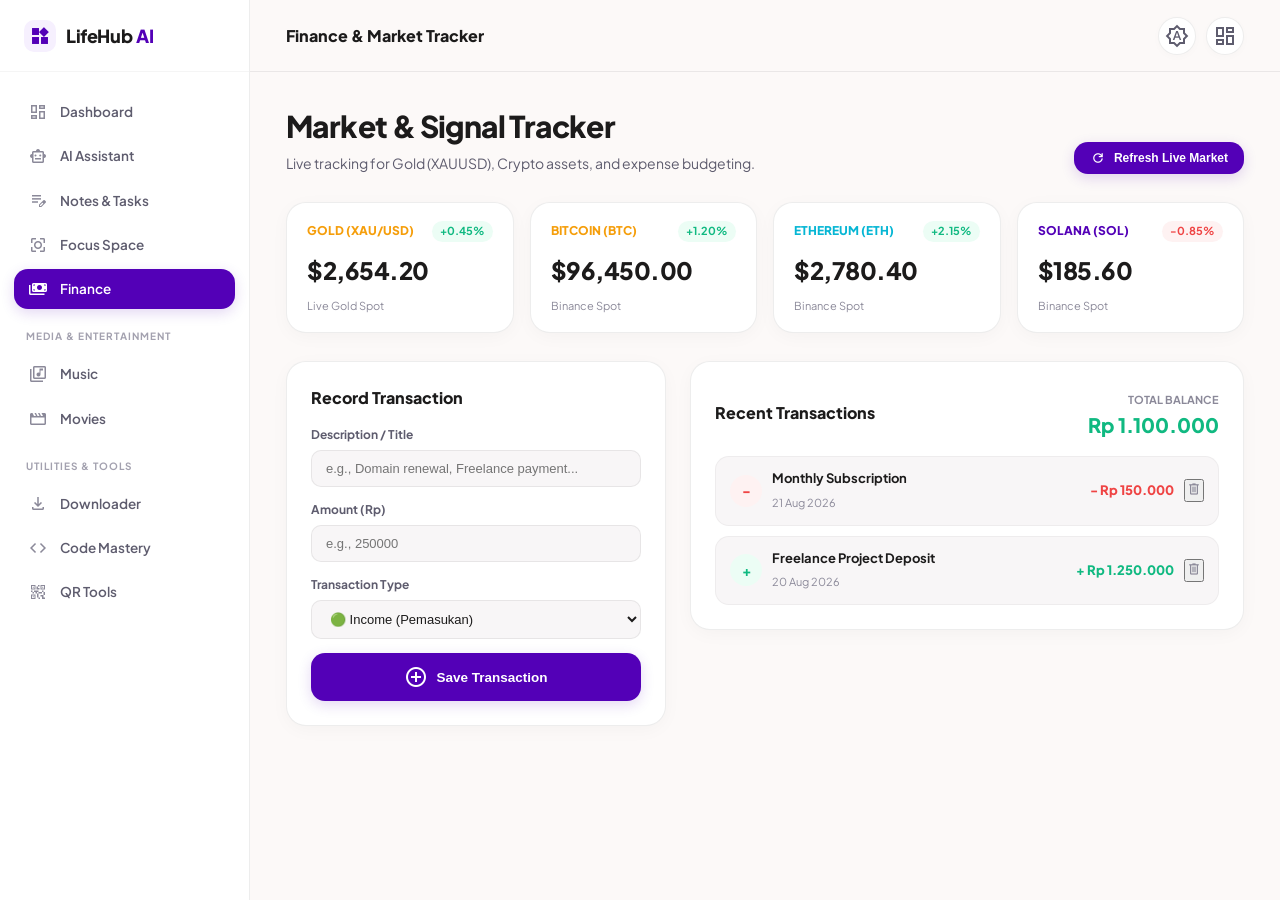
<file: finance.html>
<!DOCTYPE html>
<html lang="en">
<head>
  <meta name="google-site-verification" content="mb_uNeDX8msk_wkiiyNnTQ5AfW4RpY3EJtyXNCWfjxk" />
  <meta charset="UTF-8">
  <meta name="viewport" content="width=device-width, initial-scale=1.0, maximum-scale=1.0, user-scalable=no">
  <title>LifeHub AI — Finance & Market Tracker</title>

  <link rel="icon" type="image/png" href="https://cdn.phototourl.com/free/2026-08-05-c8c04d09-7aa8-4736-9368-bb0b6ccf115f.png">
  <link rel="apple-touch-icon" href="https://cdn.phototourl.com/free/2026-08-05-c8c04d09-7aa8-4736-9368-bb0b6ccf115f.png">
  <link rel="manifest" href="manifest.json">
  <meta name="theme-color" content="#5300B7">

  <!-- Anti-FOUC Global Theme Loader -->
  <script>
    (function() {
      const saved = localStorage.getItem('lifehub_theme') || 'system';
      let activeTheme = saved;
      if (saved === 'system') {
        activeTheme = window.matchMedia('(prefers-color-scheme: dark)').matches ? 'dark' : 'light';
      }
      document.documentElement.setAttribute('data-theme', activeTheme);
    })();
  </script>

  <!-- Google Fonts & Material Symbols -->
  <link rel="preconnect" href="https://fonts.googleapis.com">
  <link rel="preconnect" href="https://fonts.gstatic.com" crossorigin>
  <link href="https://fonts.googleapis.com/css2?family=Plus+Jakarta+Sans:wght@400;500;600;700;800&family=Inter:wght@400;500;600;700&display=swap" rel="stylesheet">
  <link href="https://fonts.googleapis.com/css2?family=Material+Symbols+Outlined:opsz,wght,FILL,GRAD@20..24,400..600,0..1,0" rel="stylesheet" />

  <!-- Global Design System Stylesheet -->
  <link rel="stylesheet" href="css/styles.css">

  <style>
    .app-layout {
      display: flex;
      min-height: 100vh;
      position: relative;
      z-index: 1;
    }

    .sidebar {
      width: var(--sidebar-width);
      background: var(--bg-sidebar);
      border-right: 1px solid var(--border-base);
      display: flex;
      flex-direction: column;
      position: fixed;
      height: 100vh;
      left: 0; top: 0;
      z-index: 50;
      transition: transform var(--transition-smooth);
    }

    .sidebar-header {
      height: var(--header-height);
      display: flex;
      align-items: center;
      padding: 0 24px;
      border-bottom: 1px solid var(--border-subtle);
    }

    .brand-combo {
      display: flex;
      align-items: center;
      gap: 10px;
      cursor: pointer;
    }

    .brand-logo-icon {
      width: 32px;
      height: 32px;
      border-radius: var(--radius-sm);
      display: flex;
      align-items: center;
      justify-content: center;
      background: var(--primary-ultralight);
      color: var(--primary);
    }

    .brand-title-text {
      font-size: 18px;
      font-weight: 800;
      letter-spacing: -0.4px;
      color: var(--text-primary);
      display: flex;
      align-items: center;
      gap: 4px;
    }
    .brand-title-text span { color: var(--primary); }

    .sidebar-nav {
      flex: 1;
      padding: 20px 14px;
      overflow-y: auto;
      display: flex;
      flex-direction: column;
      gap: 4px;
    }

    .nav-label {
      font-size: 10px;
      font-weight: 700;
      color: var(--text-muted);
      text-transform: uppercase;
      letter-spacing: 1px;
      margin: 16px 0 6px 12px;
    }

    .nav-item {
      display: flex;
      align-items: center;
      gap: 12px;
      padding: 10px 14px;
      border-radius: var(--radius-md);
      color: var(--text-secondary);
      font-weight: 600;
      font-size: 13.5px;
      transition: all var(--transition-fast);
      text-decoration: none;
    }

    .nav-item:hover {
      background: var(--bg-surface-secondary);
      color: var(--text-primary);
    }

    .nav-item.active {
      background: var(--primary);
      color: #FFFFFF;
      box-shadow: 0 4px 14px var(--primary-glow);
    }

    .nav-item.active .material-symbols-outlined { color: #FFFFFF; }
    .nav-item .material-symbols-outlined { font-size: 20px; color: var(--text-tertiary); }
    .nav-item:hover .material-symbols-outlined { color: var(--text-primary); }

    .main-content {
      flex: 1;
      margin-left: var(--sidebar-width);
      display: flex;
      flex-direction: column;
      min-height: 100vh;
      padding-bottom: 40px;
    }

    .top-header {
      height: var(--header-height);
      display: flex;
      align-items: center;
      justify-content: space-between;
      padding: 0 36px;
      position: sticky;
      top: 0;
      background: var(--bg-base);
      backdrop-filter: blur(20px);
      -webkit-backdrop-filter: blur(20px);
      border-bottom: 1px solid var(--border-base);
      z-index: 30;
      transition: background-color var(--transition-smooth);
    }

    .action-btn {
      width: 38px;
      height: 38px;
      border-radius: 50%;
      display: flex;
      align-items: center;
      justify-content: center;
      background: var(--bg-surface);
      border: 1px solid var(--border-base);
      color: var(--text-secondary);
      transition: all var(--transition-fast);
      box-shadow: var(--shadow-subtle);
      cursor: pointer;
    }

    .action-btn:hover {
      color: var(--primary);
      background: var(--primary-ultralight);
    }

    .workspace {
      padding: 32px 36px;
      max-width: 1280px;
      width: 100%;
      margin: 0 auto;
      display: flex;
      flex-direction: column;
      gap: 28px;
    }

    .market-cards-grid {
      display: grid;
      grid-template-columns: repeat(4, 1fr);
      gap: 16px;
    }

    .market-card {
      background: var(--bg-surface);
      border: 1px solid var(--border-base);
      border-radius: var(--radius-lg);
      padding: 18px 20px;
      display: flex;
      flex-direction: column;
      gap: 10px;
      box-shadow: var(--shadow-card);
      transition: all var(--transition-fast);
    }

    .market-card:hover {
      transform: translateY(-2px);
      box-shadow: var(--shadow-hover);
      border-color: var(--primary-light);
    }

    .market-card-top {
      display: flex;
      align-items: center;
      justify-content: space-between;
    }

    .badge-price-trend {
      font-size: 11px;
      font-weight: 700;
      padding: 2px 8px;
      border-radius: var(--radius-full);
      display: inline-flex;
      align-items: center;
    }

    .badge-price-trend.up { background: var(--color-success-bg); color: var(--color-success); }
    .badge-price-trend.down { background: var(--color-danger-bg); color: var(--color-danger); }

    .market-price-val {
      font-size: 24px;
      font-weight: 800;
      color: var(--text-primary);
      letter-spacing: -0.5px;
    }

    .finance-split-grid {
      display: grid;
      grid-template-columns: 380px 1fr;
      gap: 24px;
      align-items: start;
    }

    .panel-card {
      background: var(--bg-surface);
      border: 1px solid var(--border-base);
      border-radius: var(--radius-lg);
      padding: 24px;
      box-shadow: var(--shadow-card);
      display: flex;
      flex-direction: column;
      gap: 16px;
    }

    .form-group {
      display: flex;
      flex-direction: column;
      gap: 6px;
    }

    .form-label {
      font-size: 12px;
      font-weight: 700;
      color: var(--text-secondary);
    }

    .form-input, .form-select {
      background: var(--bg-surface-secondary);
      border: 1px solid var(--border-base);
      border-radius: var(--radius-sm);
      padding: 10px 14px;
      color: var(--text-primary);
      font-size: 13px;
      outline: none;
      transition: all var(--transition-fast);
      width: 100%;
    }

    .form-input:focus, .form-select:focus {
      background: var(--bg-surface);
      border-color: var(--primary);
      box-shadow: 0 0 0 3px var(--primary-glow);
    }

    .btn-submit-primary {
      background: var(--primary);
      color: #FFFFFF;
      border: none;
      border-radius: var(--radius-md);
      padding: 12px;
      font-size: 13.5px;
      font-weight: 700;
      display: flex;
      align-items: center;
      justify-content: center;
      gap: 8px;
      cursor: pointer;
      box-shadow: 0 4px 14px var(--primary-glow);
      transition: all var(--transition-fast);
    }

    .btn-submit-primary:hover {
      background: var(--primary-hover);
      transform: translateY(-1px);
    }

    .tx-item-card {
      background: var(--bg-surface-secondary);
      border: 1px solid var(--border-subtle);
      border-radius: var(--radius-md);
      padding: 12px 14px;
      display: flex;
      align-items: center;
      justify-content: space-between;
      gap: 12px;
      transition: all var(--transition-fast);
    }

    .tx-item-card:hover {
      border-color: var(--border-strong);
    }

    @media (max-width: 900px) {
      .market-cards-grid { grid-template-columns: repeat(2, 1fr); }
      .finance-split-grid { grid-template-columns: 1fr; }
      :root { --sidebar-width: 0px; }
      .sidebar { transform: translateX(-100%); width: 270px; }
      .sidebar.is-active { transform: translateX(0); }
      .main-content { margin-left: 0; }
      .top-header { padding: 0 18px; }
      .workspace { padding: 20px 16px; }
    }
  </style>
</head>
<body>

  <div class="app-layout">
    <!-- Sidebar -->
    <aside class="sidebar" id="sidebar">
      <div class="sidebar-header">
        <div class="brand-combo" onclick="location.href='dashboard.html'">
          <div class="brand-logo-icon">
            <span class="material-symbols-outlined" style="font-size:22px; font-variation-settings: 'FILL' 1;">widgets</span>
          </div>
          <div class="brand-title-text">LifeHub <span>AI</span></div>
        </div>
      </div>

      <nav class="sidebar-nav">
        <a href="dashboard.html" class="nav-item">
          <span class="material-symbols-outlined">dashboard</span>
          <span class="nav-text">Dashboard</span>
        </a>
        <a href="ai.html" class="nav-item">
          <span class="material-symbols-outlined">smart_toy</span>
          <span class="nav-text">AI Assistant</span>
        </a>
        <a href="notes.html" class="nav-item">
          <span class="material-symbols-outlined">edit_note</span>
          <span class="nav-text">Notes & Tasks</span>
        </a>
        <a href="focus.html" class="nav-item">
          <span class="material-symbols-outlined">center_focus_strong</span>
          <span class="nav-text">Focus Space</span>
        </a>
        <a href="finance.html" class="nav-item active">
          <span class="material-symbols-outlined" style="font-variation-settings: 'FILL' 1;">payments</span>
          <span class="nav-text">Finance</span>
        </a>

        <div class="nav-label">MEDIA & ENTERTAINMENT</div>
        <a href="music.html" class="nav-item">
          <span class="material-symbols-outlined">library_music</span>
          <span class="nav-text">Music</span>
        </a>
        <a href="movies.html" class="nav-item">
          <span class="material-symbols-outlined">movie</span>
          <span class="nav-text">Movies</span>
        </a>

        <div class="nav-label">UTILITIES & TOOLS</div>
        <a href="downloader.html" class="nav-item">
          <span class="material-symbols-outlined">download</span>
          <span class="nav-text">Downloader</span>
        </a>
        <a href="mastery.html" class="nav-item">
          <span class="material-symbols-outlined">code</span>
          <span class="nav-text">Code Mastery</span>
        </a>
        <a href="qr-tools.html" class="nav-item">
          <span class="material-symbols-outlined">qr_code_2</span>
          <span class="nav-text">QR Tools</span>
        </a>
      </nav>
    </aside>

    <main class="main-content">
      <header class="top-header">
        <div style="display:flex; align-items:center; gap:12px;">
          <h2 style="font-size:16px; font-weight:800; color:var(--text-primary);">Finance & Market Tracker</h2>
        </div>

        <div style="display:flex; align-items:center; gap:10px;">
          <button class="action-btn" id="themeToggleBtn" title="Toggle Theme">
            <span class="material-symbols-outlined" id="themeToggleIcon">brightness_auto</span>
          </button>
          <button class="action-btn" onclick="location.href='dashboard.html'" title="Dashboard">
            <span class="material-symbols-outlined">dashboard</span>
          </button>
        </div>
      </header>

      <div class="workspace">
        <div style="display:flex; justify-content:space-between; align-items:flex-end; flex-wrap:wrap; gap:12px;">
          <div>
            <h1 style="font-size:30px; font-weight:800; color:var(--text-primary); letter-spacing:-0.6px;">Market & Signal Tracker</h1>
            <p style="font-size:14px; color:var(--text-secondary); margin-top:4px;">Live tracking for Gold (XAUUSD), Crypto assets, and expense budgeting.</p>
          </div>
          <button class="btn-submit-primary" id="btn-refresh-crypto" style="padding:8px 16px; font-size:12px;">
            <span class="material-symbols-outlined" style="font-size:16px;">refresh</span>
            <span>Refresh Live Market</span>
          </button>
        </div>

        <!-- Live Market Grid -->
        <div class="market-cards-grid">
          <!-- Gold -->
          <div class="market-card">
            <div class="market-card-top">
              <span style="font-size:12px; font-weight:800; color:var(--color-amber);">GOLD (XAU/USD)</span>
              <span id="gold-change" class="badge-price-trend up">+0.45%</span>
            </div>
            <div class="market-price-val" id="gold-price">$2,654.20</div>
            <span style="font-size:11px; color:var(--text-tertiary);">Live Gold Spot</span>
          </div>

          <!-- Bitcoin -->
          <div class="market-card">
            <div class="market-card-top">
              <span style="font-size:12px; font-weight:800; color:var(--color-amber);">BITCOIN (BTC)</span>
              <span id="btc-change" class="badge-price-trend up">+1.20%</span>
            </div>
            <div class="market-price-val" id="btc-price">$96,450.00</div>
            <span style="font-size:11px; color:var(--text-tertiary);">Binance Spot</span>
          </div>

          <!-- Ethereum -->
          <div class="market-card">
            <div class="market-card-top">
              <span style="font-size:12px; font-weight:800; color:var(--color-info);">ETHEREUM (ETH)</span>
              <span id="eth-change" class="badge-price-trend up">+2.15%</span>
            </div>
            <div class="market-price-val" id="eth-price">$2,780.40</div>
            <span style="font-size:11px; color:var(--text-tertiary);">Binance Spot</span>
          </div>

          <!-- Solana -->
          <div class="market-card">
            <div class="market-card-top">
              <span style="font-size:12px; font-weight:800; color:var(--primary);">SOLANA (SOL)</span>
              <span id="sol-change" class="badge-price-trend down">-0.85%</span>
            </div>
            <div class="market-price-val" id="sol-price">$185.60</div>
            <span style="font-size:11px; color:var(--text-tertiary);">Binance Spot</span>
          </div>
        </div>

        <!-- Lower Grid: Expense Tracker -->
        <div class="finance-split-grid">
          <!-- Add Transaction Form -->
          <div class="panel-card">
            <h3 style="font-size:16px; font-weight:800; color:var(--text-primary);">Record Transaction</h3>
            <form id="finance-form" style="display:flex; flex-direction:column; gap:14px;">
              <div class="form-group">
                <label class="form-label">Description / Title</label>
                <input type="text" id="tx-title" class="form-input" placeholder="e.g., Domain renewal, Freelance payment..." required>
              </div>

              <div class="form-group">
                <label class="form-label">Amount (Rp)</label>
                <input type="number" id="tx-amount" class="form-input" placeholder="e.g., 250000" required>
              </div>

              <div class="form-group">
                <label class="form-label">Transaction Type</label>
                <select id="tx-type" class="form-select">
                  <option value="income">🟢 Income (Pemasukan)</option>
                  <option value="expense">🔴 Expense (Pengeluaran)</option>
                </select>
              </div>

              <button type="submit" class="btn-submit-primary">
                <span class="material-symbols-outlined">add_circle</span>
                <span>Save Transaction</span>
              </button>
            </form>
          </div>

          <!-- Transaction List View -->
          <div class="panel-card">
            <div style="display:flex; justify-content:space-between; align-items:center;">
              <h3 style="font-size:16px; font-weight:800; color:var(--text-primary);">Recent Transactions</h3>
              <div style="text-align:right;">
                <span style="font-size:11px; color:var(--text-tertiary); font-weight:700;">TOTAL BALANCE</span>
                <div id="total-balance" style="font-size:20px; font-weight:800; color:var(--color-success);">Rp 0</div>
              </div>
            </div>

            <div id="tx-list" style="display:flex; flex-direction:column; gap:10px; max-height:400px; overflow-y:auto;"></div>
          </div>
        </div>
      </div>
    </main>
  </div>

  <div class="lh-toast-container" id="toastContainer"></div>

  <script>
    // Toast helper
    window.showToast = function(msg, icon = 'check_circle') {
      const container = document.getElementById('toastContainer');
      if (!container) return;
      const el = document.createElement('div');
      el.className = 'lh-toast';
      el.innerHTML = `<span class="material-symbols-outlined" style="font-size:18px; color:var(--primary);">${icon}</span> <span>${msg}</span>`;
      container.appendChild(el);
      setTimeout(() => {
        el.style.animation = 'toastOut 0.25s forwards';
        setTimeout(() => el.remove(), 250);
      }, 3000);
    };

    // Theme Switcher
    function updateThemeUI(theme) {
      const iconEl = document.getElementById('themeToggleIcon');
      if (!iconEl) return;
      if (theme === 'light') iconEl.textContent = 'light_mode';
      else if (theme === 'dark') iconEl.textContent = 'dark_mode';
      else iconEl.textContent = 'brightness_auto';
    }

    function setTheme(themeMode) {
      localStorage.setItem('lifehub_theme', themeMode);
      let activeTheme = themeMode;
      if (themeMode === 'system') {
        activeTheme = window.matchMedia('(prefers-color-scheme: dark)').matches ? 'dark' : 'light';
      }
      document.documentElement.setAttribute('data-theme', activeTheme);
      updateThemeUI(themeMode);
      window.showToast(`Theme set to ${themeMode.toUpperCase()}`, 'palette');
    }

    updateThemeUI(localStorage.getItem('lifehub_theme') || 'system');
    document.getElementById('themeToggleBtn')?.addEventListener('click', () => {
      const cur = localStorage.getItem('lifehub_theme') || 'system';
      const next = cur === 'light' ? 'dark' : cur === 'dark' ? 'system' : 'light';
      setTheme(next);
    });

    // Market Fetch Logic
    async function fetchAllMarketData() {
      try {
        const cryptoSymbols = ['BTCUSDT', 'ETHUSDT', 'SOLUSDT'];
        for (const sym of cryptoSymbols) {
          const res = await fetch(`https://api.binance.com/api/v3/ticker/24hr?symbol=${sym}`);
          const data = await res.json();
          if (data && data.lastPrice) {
            const prefix = sym === 'BTCUSDT' ? 'btc' : sym === 'ETHUSDT' ? 'eth' : 'sol';
            updateMarketUI(prefix, parseFloat(data.lastPrice), parseFloat(data.priceChangePercent));
          }
        }
      } catch (err) {
        console.warn('Market fetch warning:', err);
      }
    }

    function updateMarketUI(prefix, price, change) {
      const priceEl = document.getElementById(`${prefix}-price`);
      const changeEl = document.getElementById(`${prefix}-change`);
      if (priceEl) priceEl.textContent = `$${price.toLocaleString('en-US', { minimumFractionDigits: 2, maximumFractionDigits: 2 })}`;
      if (changeEl) {
        const isPositive = change >= 0;
        changeEl.textContent = `${isPositive ? '+' : ''}${change.toFixed(2)}%`;
        changeEl.className = `badge-price-trend ${isPositive ? 'up' : 'down'}`;
      }
    }

    document.getElementById('btn-refresh-crypto')?.addEventListener('click', () => {
      fetchAllMarketData();
      window.showToast("Market data refreshed");
    });

    fetchAllMarketData();
    setInterval(fetchAllMarketData, 15000);

    // Expense Tracker Logic
    let transactions = JSON.parse(localStorage.getItem('lifehub_tx')) || [
      { title: "Monthly Subscription", amount: 150000, type: "expense", date: "21 Aug 2026" },
      { title: "Freelance Project Deposit", amount: 1250000, type: "income", date: "20 Aug 2026" }
    ];

    const financeForm = document.getElementById('finance-form');
    const txList = document.getElementById('tx-list');
    const totalBalanceEl = document.getElementById('total-balance');

    function renderTransactions() {
      txList.innerHTML = '';
      let total = 0;

      if (transactions.length === 0) {
        txList.innerHTML = `<p style="font-size:12px; color:var(--text-tertiary); text-align:center; padding:24px 0;">No transactions recorded yet.</p>`;
        totalBalanceEl.textContent = 'Rp 0';
        return;
      }

      transactions.forEach((tx, index) => {
        const isIncome = tx.type === 'income';
        if (isIncome) total += Number(tx.amount);
        else total -= Number(tx.amount);

        const itemDiv = document.createElement('div');
        itemDiv.className = 'tx-item-card';
        itemDiv.innerHTML = `
          <div style="display:flex; align-items:center; gap:10px;">
            <div style="width:32px; height:32px; border-radius:50%; background:${isIncome ? 'var(--color-success-bg)' : 'var(--color-danger-bg)'}; color:${isIncome ? 'var(--color-success)' : 'var(--color-danger)'}; display:flex; align-items:center; justify-content:center; font-weight:800; font-size:14px;">
              ${isIncome ? '+' : '-'}
            </div>
            <div>
              <div style="font-size:13px; font-weight:700; color:var(--text-primary);">${tx.title}</div>
              <span style="font-size:11px; color:var(--text-tertiary);">${tx.date}</span>
            </div>
          </div>
          <div style="display:flex; align-items:center; gap:10px;">
            <span style="font-size:13px; font-weight:800; color:${isIncome ? 'var(--color-success)' : 'var(--color-danger)'};">
              ${isIncome ? '+' : '-'} Rp ${Number(tx.amount).toLocaleString('id-ID')}
            </span>
            <button onclick="deleteTx(${index})" style="color:var(--text-tertiary); cursor:pointer;" title="Delete">
              <span class="material-symbols-outlined" style="font-size:16px;">delete</span>
            </button>
          </div>
        `;
        txList.appendChild(itemDiv);
      });

      totalBalanceEl.textContent = `Rp ${total.toLocaleString('id-ID')}`;
    }

    if (financeForm) {
      financeForm.addEventListener('submit', (e) => {
        e.preventDefault();
        const title = document.getElementById('tx-title').value.trim();
        const amount = document.getElementById('tx-amount').value;
        const type = document.getElementById('tx-type').value;

        if (!title || !amount) return;

        transactions.unshift({
          title,
          amount,
          type,
          date: new Date().toLocaleDateString('en-US', { day: 'numeric', month: 'short', year: 'numeric' })
        });

        localStorage.setItem('lifehub_tx', JSON.stringify(transactions));
        financeForm.reset();
        renderTransactions();
        window.showToast("Transaction saved successfully");
      });
    }

    window.deleteTx = function(index) {
      transactions.splice(index, 1);
      localStorage.setItem('lifehub_tx', JSON.stringify(transactions));
      renderTransactions();
      window.showToast("Transaction deleted");
    };

    renderTransactions();
  </script>
</body>
</html>
</file>
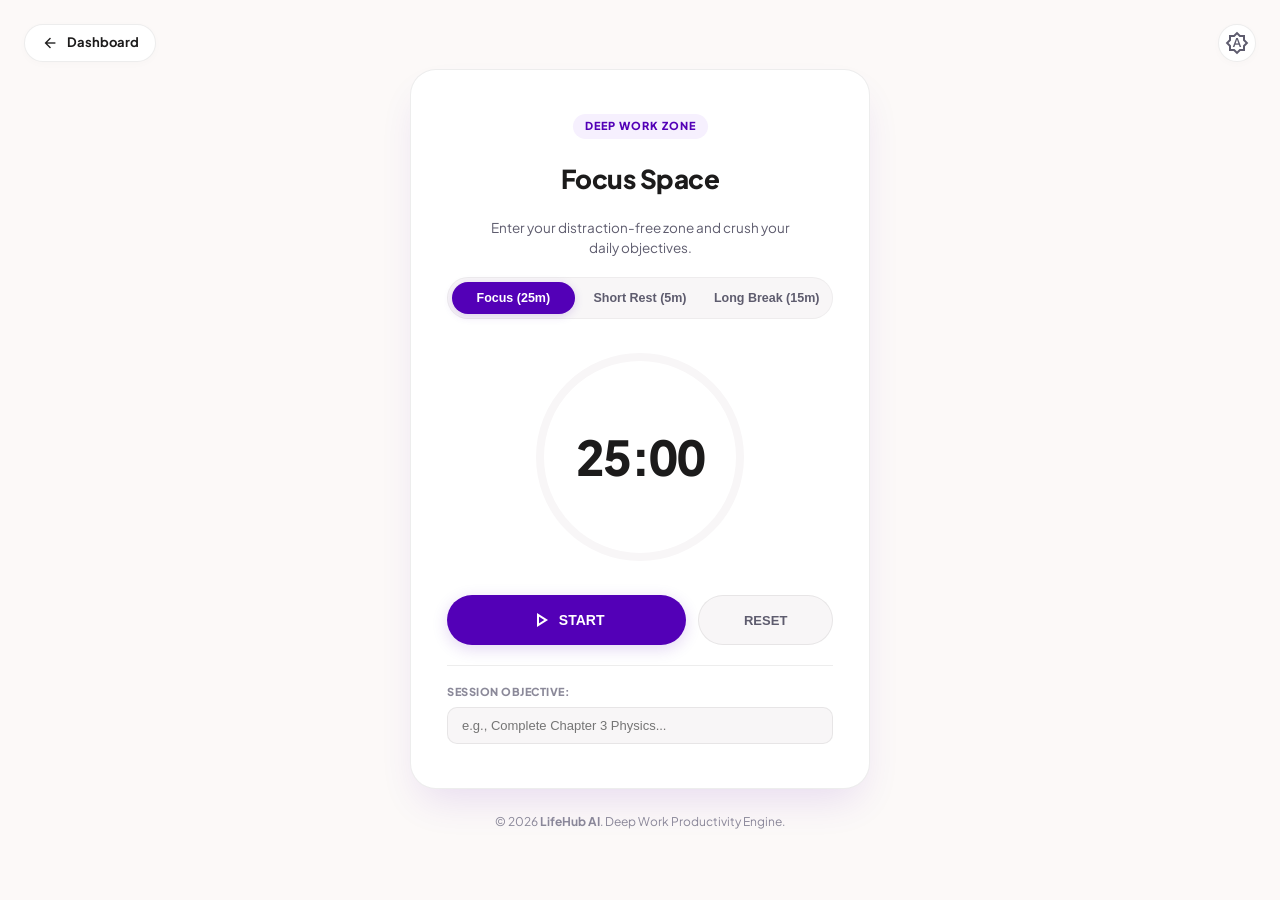
<file: focus.html>
<!DOCTYPE html>
<html lang="en">
<head>
  <meta name="google-site-verification" content="mb_uNeDX8msk_wkiiyNnTQ5AfW4RpY3EJtyXNCWfjxk" />
  <meta charset="UTF-8">
  <meta name="viewport" content="width=device-width, initial-scale=1.0, maximum-scale=1.0, user-scalable=no">
  <title>LifeHub AI — Focus Space</title>
  
  <link rel="icon" type="image/png" href="https://cdn.phototourl.com/free/2026-08-05-c8c04d09-7aa8-4736-9368-bb0b6ccf115f.png">
  <link rel="apple-touch-icon" href="https://cdn.phototourl.com/free/2026-08-05-c8c04d09-7aa8-4736-9368-bb0b6ccf115f.png">
  <link rel="manifest" href="manifest.json">
  <meta name="theme-color" content="#5300B7">

  <!-- Anti-FOUC Global Theme Loader -->
  <script>
    (function() {
      const saved = localStorage.getItem('lifehub_theme') || 'system';
      let activeTheme = saved;
      if (saved === 'system') {
        activeTheme = window.matchMedia('(prefers-color-scheme: dark)').matches ? 'dark' : 'light';
      }
      document.documentElement.setAttribute('data-theme', activeTheme);
    })();
  </script>

  <!-- Google Fonts & Material Symbols -->
  <link rel="preconnect" href="https://fonts.googleapis.com">
  <link rel="preconnect" href="https://fonts.gstatic.com" crossorigin>
  <link href="https://fonts.googleapis.com/css2?family=Plus+Jakarta+Sans:wght@400;500;600;700;800&family=Inter:wght@400;500;600;700&display=swap" rel="stylesheet">
  <link href="https://fonts.googleapis.com/css2?family=Material+Symbols+Outlined:opsz,wght,FILL,GRAD@20..24,400..600,0..1,0" rel="stylesheet" />

  <!-- Global Design System Stylesheet -->
  <link rel="stylesheet" href="css/styles.css">

  <style>
    body {
      min-height: 100vh;
      display: flex;
      flex-direction: column;
      align-items: center;
      justify-content: center;
      padding: 24px;
      position: relative;
    }

    .nav-top-bar {
      position: absolute;
      top: 24px;
      left: 24px;
      right: 24px;
      display: flex;
      align-items: center;
      justify-content: space-between;
    }

    .nav-back-btn {
      display: inline-flex;
      align-items: center;
      gap: 8px;
      padding: 8px 16px;
      border-radius: var(--radius-full);
      background: var(--bg-surface);
      border: 1px solid var(--border-base);
      color: var(--text-primary);
      font-size: 13px;
      font-weight: 700;
      text-decoration: none;
      box-shadow: var(--shadow-subtle);
      transition: all var(--transition-fast);
    }

    .nav-back-btn:hover {
      background: var(--bg-surface-secondary);
      border-color: var(--primary-light);
      color: var(--primary);
    }

    .theme-toggle-btn {
      width: 38px;
      height: 38px;
      border-radius: 50%;
      display: flex;
      align-items: center;
      justify-content: center;
      background: var(--bg-surface);
      border: 1px solid var(--border-base);
      color: var(--text-secondary);
      cursor: pointer;
      box-shadow: var(--shadow-subtle);
      transition: all var(--transition-fast);
    }

    .theme-toggle-btn:hover {
      color: var(--primary);
      background: var(--primary-ultralight);
    }

    .focus-container-card {
      background: var(--bg-surface);
      border: 1px solid var(--border-base);
      border-radius: var(--radius-xl);
      padding: 44px 36px;
      width: 100%;
      max-width: 460px;
      text-align: center;
      box-shadow: var(--shadow-pop);
      display: flex;
      flex-direction: column;
      align-items: center;
      gap: 20px;
      position: relative;
    }

    .focus-header-badge {
      font-size: 11px;
      font-weight: 800;
      letter-spacing: 1px;
      color: var(--primary);
      background: var(--primary-ultralight);
      padding: 4px 12px;
      border-radius: var(--radius-full);
      text-transform: uppercase;
    }

    .focus-title {
      font-size: 26px;
      font-weight: 800;
      letter-spacing: -0.5px;
      color: var(--text-primary);
    }

    .focus-subtitle {
      font-size: 13.5px;
      color: var(--text-secondary);
      max-width: 320px;
      line-height: 1.45;
    }

    .mode-switch-row {
      display: flex;
      background: var(--bg-surface-secondary);
      border: 1px solid var(--border-subtle);
      padding: 4px;
      border-radius: var(--radius-full);
      gap: 4px;
      width: 100%;
    }

    .mode-btn {
      flex: 1;
      padding: 9px 0;
      border: none;
      background: transparent;
      color: var(--text-secondary);
      font-size: 12.5px;
      font-weight: 700;
      border-radius: var(--radius-full);
      cursor: pointer;
      transition: all var(--transition-fast);
    }

    .mode-btn.active {
      background: var(--primary);
      color: #FFFFFF;
      box-shadow: 0 2px 10px var(--primary-glow);
    }

    .timer-ring-container {
      position: relative;
      width: 220px;
      height: 220px;
      display: flex;
      align-items: center;
      justify-content: center;
      margin: 8px 0;
    }

    .timer-svg {
      width: 100%;
      height: 100%;
      transform: rotate(-90deg);
    }

    .timer-circle-bg {
      fill: none;
      stroke: var(--bg-surface-secondary);
      stroke-width: 8;
    }

    .timer-circle-progress {
      fill: none;
      stroke: var(--primary);
      stroke-width: 8;
      stroke-linecap: round;
      stroke-dasharray: 628;
      stroke-dashoffset: 0;
      transition: stroke-dashoffset 1s linear;
    }

    .timer-number-overlay {
      position: absolute;
      font-size: 48px;
      font-weight: 800;
      letter-spacing: -1.5px;
      color: var(--text-primary);
      font-variant-numeric: tabular-nums;
    }

    .timer-controls-row {
      display: flex;
      gap: 12px;
      width: 100%;
    }

    .btn-timer-primary {
      flex: 2;
      padding: 13px;
      border-radius: var(--radius-full);
      background: var(--primary);
      color: #FFFFFF;
      font-size: 14px;
      font-weight: 700;
      border: none;
      cursor: pointer;
      box-shadow: 0 4px 16px var(--primary-glow);
      transition: all var(--transition-fast);
      display: flex;
      align-items: center;
      justify-content: center;
      gap: 6px;
    }

    .btn-timer-primary:hover {
      background: var(--primary-hover);
      transform: translateY(-1px);
    }

    .btn-timer-secondary {
      flex: 1;
      padding: 13px;
      border-radius: var(--radius-full);
      background: var(--bg-surface-secondary);
      border: 1px solid var(--border-base);
      color: var(--text-secondary);
      font-size: 13px;
      font-weight: 700;
      cursor: pointer;
      transition: all var(--transition-fast);
    }

    .btn-timer-secondary:hover {
      color: var(--text-primary);
      border-color: var(--border-strong);
    }

    .goal-box {
      width: 100%;
      border-top: 1px solid var(--border-base);
      padding-top: 18px;
      text-align: left;
    }

    .goal-label {
      font-size: 11px;
      font-weight: 800;
      color: var(--text-tertiary);
      text-transform: uppercase;
      letter-spacing: 0.5px;
      margin-bottom: 6px;
      display: block;
    }

    .goal-input {
      width: 100%;
      background: var(--bg-surface-secondary);
      border: 1px solid var(--border-base);
      padding: 10px 14px;
      border-radius: var(--radius-sm);
      color: var(--text-primary);
      font-size: 13px;
      outline: none;
      transition: all var(--transition-fast);
    }

    .goal-input:focus {
      background: var(--bg-surface);
      border-color: var(--primary);
      box-shadow: 0 0 0 3px var(--primary-glow);
    }

    .focus-footer {
      margin-top: 24px;
      font-size: 12px;
      color: var(--text-tertiary);
    }
  </style>
</head>
<body>

  <!-- Top Navigation Bar -->
  <div class="nav-top-bar">
    <a href="dashboard.html" class="nav-back-btn">
      <span class="material-symbols-outlined" style="font-size:18px;">arrow_back</span>
      <span>Dashboard</span>
    </a>

    <button class="theme-toggle-btn" id="themeToggleBtn" title="Toggle Theme">
      <span class="material-symbols-outlined" id="themeToggleIcon">brightness_auto</span>
    </button>
  </div>

  <!-- Focus Space Container -->
  <div class="focus-container-card">
    <span class="focus-header-badge">Deep Work Zone</span>
    <h1 class="focus-title">Focus Space</h1>
    <p class="focus-subtitle">Enter your distraction-free zone and crush your daily objectives.</p>

    <!-- Mode Selector -->
    <div class="mode-switch-row">
      <button class="mode-btn active" id="btnFocus">Focus (25m)</button>
      <button class="mode-btn" id="btnShort">Short Rest (5m)</button>
      <button class="mode-btn" id="btnLong">Long Break (15m)</button>
    </div>

    <!-- Circular Progress Timer -->
    <div class="timer-ring-container">
      <svg class="timer-svg" viewBox="0 0 220 220">
        <circle class="timer-circle-bg" cx="110" cy="110" r="100"/>
        <circle class="timer-circle-progress" id="progressRing" cx="110" cy="110" r="100"/>
      </svg>
      <div class="timer-number-overlay" id="timer">25:00</div>
    </div>

    <!-- Controls -->
    <div class="timer-controls-row">
      <button class="btn-timer-primary" id="btnStart">
        <span class="material-symbols-outlined" id="playIcon">play_arrow</span>
        <span id="startBtnText">START</span>
      </button>
      <button class="btn-timer-secondary" id="btnReset">RESET</button>
    </div>

    <!-- Goal Input -->
    <div class="goal-box">
      <label class="goal-label">Session Objective:</label>
      <input type="text" class="goal-input" placeholder="e.g., Complete Chapter 3 Physics..." id="goalInput">
    </div>
  </div>

  <div class="focus-footer">
    © 2026 <strong>LifeHub AI</strong>. Deep Work Productivity Engine.
  </div>

  <div class="lh-toast-container" id="toastContainer"></div>

  <script>
    // Toast helper
    window.showToast = function(msg, icon = 'check_circle') {
      const container = document.getElementById('toastContainer');
      if (!container) return;
      const el = document.createElement('div');
      el.className = 'lh-toast';
      el.innerHTML = `<span class="material-symbols-outlined" style="font-size:18px; color:var(--primary);">${icon}</span> <span>${msg}</span>`;
      container.appendChild(el);
      setTimeout(() => {
        el.style.animation = 'toastOut 0.25s forwards';
        setTimeout(() => el.remove(), 250);
      }, 3000);
    };

    // Theme Switcher
    function updateThemeUI(theme) {
      const iconEl = document.getElementById('themeToggleIcon');
      if (!iconEl) return;
      if (theme === 'light') iconEl.textContent = 'light_mode';
      else if (theme === 'dark') iconEl.textContent = 'dark_mode';
      else iconEl.textContent = 'brightness_auto';
    }

    function setTheme(themeMode) {
      localStorage.setItem('lifehub_theme', themeMode);
      let activeTheme = themeMode;
      if (themeMode === 'system') {
        activeTheme = window.matchMedia('(prefers-color-scheme: dark)').matches ? 'dark' : 'light';
      }
      document.documentElement.setAttribute('data-theme', activeTheme);
      updateThemeUI(themeMode);
      window.showToast(`Theme set to ${themeMode.toUpperCase()}`, 'palette');
    }

    updateThemeUI(localStorage.getItem('lifehub_theme') || 'system');
    document.getElementById('themeToggleBtn')?.addEventListener('click', () => {
      const cur = localStorage.getItem('lifehub_theme') || 'system';
      const next = cur === 'light' ? 'dark' : cur === 'dark' ? 'system' : 'light';
      setTheme(next);
    });

    // Timer State
    let totalDuration = 25 * 60;
    let timeLeft = totalDuration;
    let timerId = null;
    let isRunning = false;
    let currentModeMinutes = 25;

    const timerDisplay = document.getElementById('timer');
    const btnStart = document.getElementById('btnStart');
    const startBtnText = document.getElementById('startBtnText');
    const playIcon = document.getElementById('playIcon');
    const btnReset = document.getElementById('btnReset');
    const btnFocus = document.getElementById('btnFocus');
    const btnShort = document.getElementById('btnShort');
    const btnLong = document.getElementById('btnLong');
    const progressRing = document.getElementById('progressRing');
    const circumference = 2 * Math.PI * 100; // 628.318

    function updateDisplay() {
      const minutes = Math.floor(timeLeft / 60);
      const seconds = timeLeft % 60;
      timerDisplay.textContent = `${minutes.toString().padStart(2, '0')}:${seconds.toString().padStart(2, '0')}`;
      document.title = `(${timerDisplay.textContent}) Focus Space — LifeHub AI`;

      // Update ring offset
      const progressFraction = (totalDuration - timeLeft) / totalDuration;
      const offset = circumference * (1 - progressFraction);
      progressRing.style.strokeDashoffset = offset;
    }

    function startTimer() {
      if (isRunning) {
        clearInterval(timerId);
        startBtnText.textContent = 'RESUME';
        playIcon.textContent = 'play_arrow';
        isRunning = false;
      } else {
        isRunning = true;
        startBtnText.textContent = 'PAUSE';
        playIcon.textContent = 'pause';
        timerId = setInterval(() => {
          if (timeLeft > 0) {
            timeLeft--;
            updateDisplay();
          } else {
            clearInterval(timerId);
            isRunning = false;
            startBtnText.textContent = 'START';
            playIcon.textContent = 'play_arrow';

            // Accumulate real focus minutes in localStorage
            if (currentModeMinutes === 25) {
              let curMin = parseInt(localStorage.getItem('lifehub_focus_total_min') || '0', 10);
              curMin += 25;
              localStorage.setItem('lifehub_focus_total_min', curMin);
            }

            window.showToast("Focus session completed! Great job! 🎉", "celebration");
            resetTimer();
          }
        }, 1000);
      }
    }

    function resetTimer() {
      clearInterval(timerId);
      isRunning = false;
      startBtnText.textContent = 'START';
      playIcon.textContent = 'play_arrow';
      timeLeft = totalDuration;
      updateDisplay();
    }

    function setMode(duration, activeBtn) {
      [btnFocus, btnShort, btnLong].forEach(btn => btn.classList.remove('active'));
      activeBtn.classList.add('active');
      currentModeMinutes = duration;
      totalDuration = duration * 60;
      timeLeft = totalDuration;
      resetTimer();
    }

    btnStart.addEventListener('click', startTimer);
    btnReset.addEventListener('click', resetTimer);

    btnFocus.addEventListener('click', () => setMode(25, btnFocus));
    btnShort.addEventListener('click', () => setMode(5, btnShort));
    btnLong.addEventListener('click', () => setMode(15, btnLong));

    updateDisplay();
  </script>
</body>
</html>
</file>
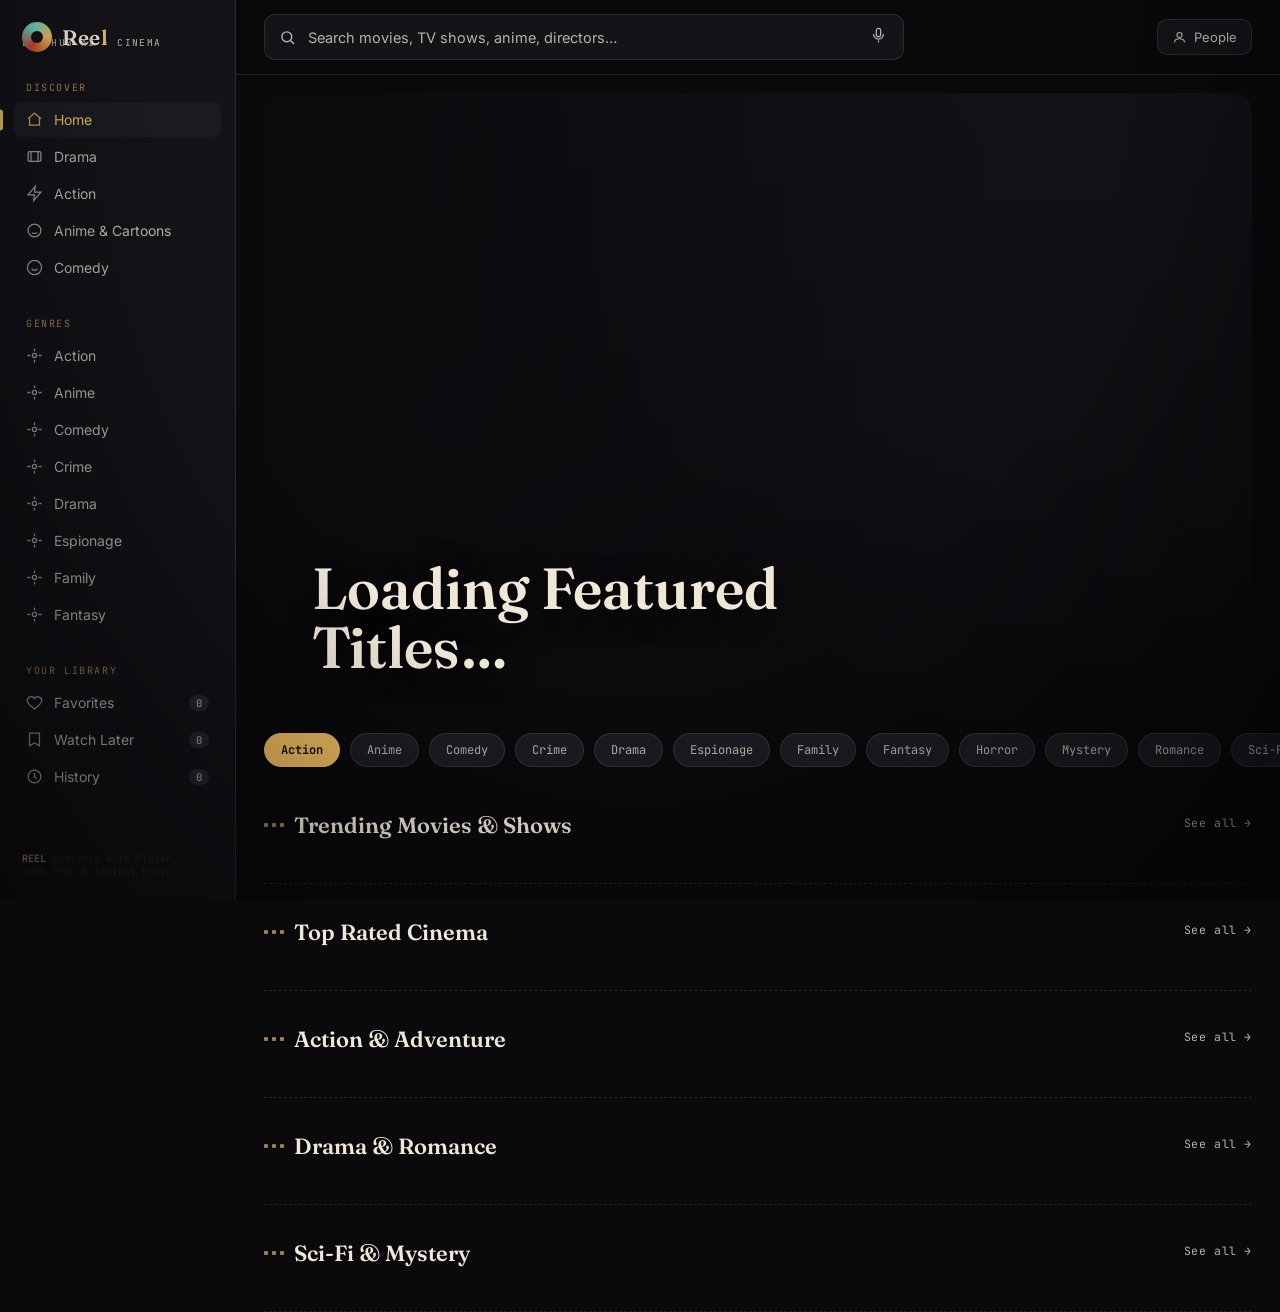
<file: movies.html>
<!DOCTYPE html>
<html lang="en">
<head>
<meta name="google-site-verification" content="mb_uNeDX8msk_wkiiyNnTQ5AfW4RpY3EJtyXNCWfjxk" />
<meta charset="UTF-8" />
<meta name="viewport" content="width=device-width, initial-scale=1.0" />
<title>Reel — LifeHub AI</title>
<meta name="description" content="Reel: a cinema-grade movie & show discovery experience for LifeHub AI." />

<link rel="preconnect" href="https://fonts.googleapis.com">
<link rel="preconnect" href="https://fonts.gstatic.com" crossorigin>
<link href="https://fonts.googleapis.com/css2?family=Fraunces:ital,opsz,wght@0,9..144,400;0,9..144,500;0,9..144,600;0,9..144,700;1,9..144,500&family=Inter:wght@400;500;600;700&family=JetBrains+Mono:wght@400;500;600&display=swap" rel="stylesheet">

<style>
/* ============================================================
   REEL — Design tokens
   ============================================================ */
:root{
  --black:        #0a0a0d;
  --charcoal:      #131318;
  --charcoal-2:    #1b1c22;
  --charcoal-3:    #24262e;
  --hairline:      rgba(232,183,93,0.14);
  --cream:         #efe7d8;
  --cream-dim:     #b9b3a4;
  --gold:          #e8b75d;
  --gold-dim:      #9c824f;
  --cyan:          #5fd0c8;
  --crimson:       #c4432b;

  --font-display:  'Fraunces', serif;
  --font-body:     'Inter', -apple-system, BlinkMacSystemFont, sans-serif;
  --font-mono:     'JetBrains Mono', monospace;

  --radius-card:   10px;
  --radius-lg:     18px;
  --ease:          cubic-bezier(.22,.68,.2,1);

  --sidebar-w:     236px;
}

*,*::before,*::after{ box-sizing:border-box; }
html{ scroll-behavior:smooth; }
body{
  margin:0;
  background:var(--black);
  color:var(--cream);
  font-family:var(--font-body);
  -webkit-font-smoothing:antialiased;
  overflow-x:hidden;
}
img{ max-width:100%; display:block; }
a{ color:inherit; text-decoration:none; }
button{ font-family:inherit; cursor:pointer; }
::selection{ background:var(--gold); color:var(--black); }

/* film-grain vignette over the whole app */
body::before{
  content:'';
  position:fixed; inset:0; pointer-events:none; z-index:2000;
  background:radial-gradient(ellipse at 50% 0%, transparent 55%, rgba(0,0,0,.55) 100%);
}

::-webkit-scrollbar{ width:10px; height:10px; }
::-webkit-scrollbar-track{ background:transparent; }
::-webkit-scrollbar-thumb{ background:var(--charcoal-3); border-radius:8px; }
::-webkit-scrollbar-thumb:hover{ background:var(--gold-dim); }

.hidden{ display:none !important; }
.sr-only{ position:absolute; width:1px;height:1px; overflow:hidden; clip:rect(0,0,0,0); }

/* focus visibility */
a:focus-visible, button:focus-visible, input:focus-visible{
  outline:2px solid var(--gold); outline-offset:2px;
}

@media (prefers-reduced-motion: reduce){
  *{ animation-duration:.001ms !important; transition-duration:.001ms !important; scroll-behavior:auto !important; }
}

/* ============================================================
   LAYOUT SHELL
   ============================================================ */
.app{
  display:grid;
  grid-template-columns:var(--sidebar-w) 1fr;
  min-height:100vh;
}

/* ---------- SIDEBAR ---------- */
.sidebar{
  position:sticky; top:0; height:100vh;
  background:var(--charcoal);
  border-right:1px solid var(--hairline);
  padding:22px 14px;
  display:flex; flex-direction:column; gap:22px;
  z-index:900;
}
.brand{
  display:flex; align-items:center; gap:10px; padding:0 8px;
}
.brand .reel-mark{
  width:30px; height:30px; border-radius:50%;
  background:conic-gradient(from 90deg, var(--gold), var(--crimson), var(--cyan), var(--gold));
  position:relative; flex:none;
}
.brand .reel-mark::after{
  content:''; position:absolute; inset:9px; border-radius:50%; background:var(--charcoal);
}
.brand-name{ font-family:var(--font-display); font-size:21px; font-weight:600; letter-spacing:.01em; }
.brand-name span{ color:var(--gold); }
.brand-sub{ font-family:var(--font-mono); font-size:9.5px; color:var(--cream-dim); text-transform:uppercase; letter-spacing:.14em; padding:0 8px; margin-top:-16px; }

.nav-group{ display:flex; flex-direction:column; gap:2px; }
.nav-label{
  font-family:var(--font-mono); font-size:10px; letter-spacing:.16em; text-transform:uppercase;
  color:var(--gold-dim); padding:10px 12px 6px;
}
.nav-item{
  display:flex; align-items:center; gap:11px;
  padding:9px 12px; border-radius:8px; font-size:14px; color:var(--cream-dim);
  border:none; background:transparent; width:100%; text-align:left;
  position:relative; transition:background .15s var(--ease), color .15s var(--ease);
}
.nav-item svg{ width:17px; height:17px; flex:none; opacity:.85; }
.nav-item:hover{ background:var(--charcoal-2); color:var(--cream); }
.nav-item.active{ background:var(--charcoal-2); color:var(--gold); }
.nav-item.active::before{
  content:''; position:absolute; left:-14px; top:50%; transform:translateY(-50%);
  width:3px; height:60%; background:var(--gold); border-radius:0 3px 3px 0;
}
.nav-count{
  margin-left:auto; font-family:var(--font-mono); font-size:10.5px; color:var(--cream-dim);
  background:var(--charcoal-3); padding:1px 7px; border-radius:20px;
}

.sidebar-footer{ margin-top:auto; font-family:var(--font-mono); font-size:10px; color:var(--charcoal-3); padding:0 8px; }
.sidebar-footer b{ color:var(--gold-dim); }

/* ---------- MAIN ---------- */
.main{ min-width:0; }

.topbar{
  position:sticky; top:0; z-index:800;
  display:flex; align-items:center; gap:16px;
  padding:14px 28px; background:rgba(10,10,13,.72); backdrop-filter:blur(14px) saturate(140%);
  border-bottom:1px solid var(--hairline);
}
.search-wrap{ position:relative; flex:1; max-width:640px; }
.search-box{
  display:flex; align-items:center; gap:10px;
  background:var(--charcoal); border:1px solid var(--hairline); border-radius:11px;
  padding:10px 14px; transition:border-color .2s var(--ease), box-shadow .2s var(--ease);
}
.search-box:focus-within{ border-color:var(--gold-dim); box-shadow:0 0 0 3px rgba(232,183,93,.09); }
.search-box svg{ width:17px; height:17px; color:var(--cream-dim); flex:none; }
.search-box input{
  background:none; border:none; color:var(--cream); font-size:14.5px; width:100%;
  font-family:var(--font-body);
}
.search-box input::placeholder{ color:var(--cream-dim); }
.mic-btn{ background:none; border:none; color:var(--cream-dim); padding:2px; border-radius:6px; flex:none; }
.mic-btn.listening{ color:var(--crimson); animation:pulseMic 1s infinite; }
@keyframes pulseMic{ 0%,100%{ opacity:1; } 50%{ opacity:.4; } }
.mic-btn svg{ width:17px; height:17px; }

.suggest-panel{
  position:absolute; top:calc(100% + 8px); left:0; right:0;
  background:var(--charcoal-2); border:1px solid var(--hairline); border-radius:12px;
  padding:6px; max-height:420px; overflow-y:auto; box-shadow:0 20px 50px rgba(0,0,0,.5);
  z-index:900;
}
.suggest-item{
  display:flex; gap:10px; align-items:center; padding:8px; border-radius:8px; cursor:pointer;
}
.suggest-item:hover{ background:var(--charcoal-3); }
.suggest-item img{ width:34px; height:50px; object-fit:cover; border-radius:4px; background:var(--charcoal-3); flex:none; }
.suggest-item .st-title{ font-size:13.5px; font-weight:500; }
.suggest-item .st-meta{ font-family:var(--font-mono); font-size:10.5px; color:var(--cream-dim); }

.topbar-actions{ display:flex; align-items:center; gap:10px; margin-left:auto; }
.pill-btn{
  display:flex; align-items:center; gap:7px;
  background:var(--charcoal); border:1px solid var(--hairline); color:var(--cream-dim);
  padding:9px 14px; border-radius:10px; font-size:13px; white-space:nowrap;
  transition:all .15s var(--ease);
}
.pill-btn:hover{ color:var(--gold); border-color:var(--gold-dim); }
.pill-btn svg{ width:15px; height:15px; }

/* ============================================================
   HERO MARQUEE
   ============================================================ */
.hero{
  position:relative; height:min(72vh, 640px); margin:18px 28px 0; border-radius:var(--radius-lg);
  overflow:hidden; background:var(--charcoal);
}
.hero-slide{
  position:absolute; inset:0; opacity:0; transition:opacity .9s var(--ease);
}
.hero-slide.active{ opacity:1; }
.hero-slide img{ width:100%; height:100%; object-fit:cover; }
.hero-scrim{
  position:absolute; inset:0;
  background:
    linear-gradient(180deg, rgba(10,10,13,.15) 0%, rgba(10,10,13,.35) 55%, var(--black) 100%),
    linear-gradient(90deg, rgba(10,10,13,.92) 0%, rgba(10,10,13,.35) 48%, transparent 75%);
}
.hero-content{
  position:absolute; left:0; bottom:0; padding:44px 48px; max-width:620px; z-index:2;
}
.hero-badge{
  font-family:var(--font-mono); font-size:10.5px; letter-spacing:.16em; text-transform:uppercase;
  color:var(--gold); border:1px solid var(--gold-dim); display:inline-block; padding:4px 10px; border-radius:20px; margin-bottom:14px;
}
.hero-title{
  font-family:var(--font-display); font-size:clamp(32px,4.6vw,58px); font-weight:600; line-height:1.02; margin:0 0 12px;
  text-shadow:0 4px 30px rgba(0,0,0,.5);
}
.hero-meta{ display:flex; gap:14px; align-items:center; font-family:var(--font-mono); font-size:12.5px; color:var(--cream-dim); margin-bottom:14px; flex-wrap:wrap; }
.hero-meta .rating{ color:var(--cyan); }
.hero-overview{ font-size:14.5px; line-height:1.6; color:var(--cream-dim); margin-bottom:22px; display:-webkit-box; -webkit-line-clamp:3; -webkit-box-orient:vertical; overflow:hidden; }
.hero-actions{ display:flex; gap:12px; flex-wrap:wrap; }
.btn{
  display:flex; align-items:center; gap:9px; border:none; border-radius:9px; padding:12px 20px;
  font-size:14px; font-weight:600; transition:transform .15s var(--ease), filter .15s var(--ease);
}
.btn svg{ width:16px; height:16px; }
.btn:active{ transform:scale(.97); }
.btn-primary{ background:var(--cream); color:var(--black); }
.btn-primary:hover{ filter:brightness(.92); }
.btn-ghost{ background:rgba(255,255,255,.08); color:var(--cream); border:1px solid rgba(255,255,255,.16); backdrop-filter:blur(6px); }
.btn-ghost:hover{ background:rgba(255,255,255,.14); }
.btn-icon{ background:rgba(255,255,255,.08); color:var(--cream); border:1px solid rgba(255,255,255,.16); padding:12px; border-radius:50%; }
.btn-icon.active{ color:var(--gold); border-color:var(--gold-dim); }

.hero-dots{ position:absolute; right:48px; bottom:44px; display:flex; gap:8px; z-index:2; }
.hero-dot{ width:22px; height:3px; border-radius:2px; background:rgba(255,255,255,.25); border:none; transition:background .2s; }
.hero-dot.active{ background:var(--gold); }

/* ============================================================
   ROWS / CAROUSELS
   ============================================================ */
.row-section{ padding:34px 0 6px; }
.row-head{ display:flex; align-items:baseline; justify-content:space-between; padding:0 28px 14px; }
.row-title{ font-family:var(--font-display); font-size:22px; font-weight:600; display:flex; align-items:center; gap:10px; }
.row-title .sprocket-strip{ display:flex; gap:4px; }
.row-title .sprocket-strip span{ width:4px; height:4px; border-radius:1px; background:var(--gold-dim); display:block; }
.row-see-all{ font-family:var(--font-mono); font-size:11.5px; color:var(--cream-dim); letter-spacing:.05em; display:flex; align-items:center; gap:4px; cursor:pointer; }
.row-see-all:hover{ color:var(--gold); }

.filmstrip{ position:relative; }
.filmstrip::before, .filmstrip::after{
  content:''; position:absolute; top:0; bottom:0; width:28px; z-index:5; pointer-events:none;
}
.filmstrip::before{ left:0; background:linear-gradient(90deg, var(--black), transparent); }
.filmstrip::after{ right:0; background:linear-gradient(270deg, var(--black), transparent); }
.filmstrip-track{
  display:flex; gap:14px; overflow-x:auto; padding:4px 28px 20px; scroll-snap-type:x proximity;
  scrollbar-width:none;
}
.filmstrip-track::-webkit-scrollbar{ display:none; }

.card{
  flex:none; width:172px; scroll-snap-align:start; cursor:pointer;
  transform:translateY(0); transition:transform .25s var(--ease);
}
.card:hover{ transform:translateY(-6px); }
.card-poster{
  position:relative; width:100%; aspect-ratio:2/3; border-radius:var(--radius-card);
  background:var(--charcoal-2); overflow:hidden;
  box-shadow:0 6px 18px rgba(0,0,0,.35);
  -webkit-mask-image:
    radial-gradient(circle 7px at 50% 0, transparent 98%, #000 100%),
    radial-gradient(circle 7px at 50% 100%, transparent 98%, #000 100%);
  -webkit-mask-composite:source-in, source-in;
  mask-composite:intersect;
  mask-image:
    radial-gradient(circle 7px at 50% 0, transparent 98%, #000 100%),
    radial-gradient(circle 7px at 50% 100%, transparent 98%, #000 100%);
}
.card-poster img{ width:100%; height:100%; object-fit:cover; transition:transform .4s var(--ease); }
.card:hover .card-poster img{ transform:scale(1.06); }
.card-rating{
  position:absolute; top:8px; right:8px; background:rgba(10,10,13,.75); backdrop-filter:blur(4px);
  color:var(--cyan); font-family:var(--font-mono); font-size:11px; padding:2px 7px; border-radius:20px;
  display:flex; align-items:center; gap:3px;
}
.card-rating svg{ width:10px; height:10px; }
.card-overlay{
  position:absolute; inset:0; background:linear-gradient(0deg, rgba(0,0,0,.88) 0%, transparent 55%);
  opacity:0; transition:opacity .2s var(--ease); display:flex; flex-direction:column; justify-content:flex-end; padding:10px;
}
.card:hover .card-overlay{ opacity:1; }
.card-overlay .co-genres{ font-family:var(--font-mono); font-size:9.5px; color:var(--gold); letter-spacing:.04em; margin-bottom:4px; }
.card-overlay .co-actions{ display:flex; gap:6px; }
.co-actions button{
  background:rgba(255,255,255,.14); border:none; color:#fff; width:24px; height:24px; border-radius:50%;
  display:flex; align-items:center; justify-content:center;
}
.co-actions button svg{ width:12px; height:12px; }
.co-actions button.active{ background:var(--gold); color:var(--black); }
.card-title{ font-size:13px; font-weight:600; margin-top:9px; line-height:1.25; }
.card-sub{ font-family:var(--font-mono); font-size:10.5px; color:var(--cream-dim); margin-top:2px; }

.dotted-divider{ border:none; border-top:1px dashed var(--hairline); margin:0 28px; }

.skel{ background:linear-gradient(100deg, var(--charcoal-2) 30%, var(--charcoal-3) 50%, var(--charcoal-2) 70%); background-size:200% 100%; animation:shimmer 1.4s infinite; }
@keyframes shimmer{ from{ background-position:150% 0; } to{ background-position:-50% 0; } }
.card-skel .card-poster{ mask-image:none; -webkit-mask-image:none; }

.genre-rail{ display:flex; gap:10px; overflow-x:auto; padding:0 28px 10px; scrollbar-width:none; }
.genre-rail::-webkit-scrollbar{ display:none; }
.genre-chip{
  flex:none; font-family:var(--font-mono); font-size:12px; padding:8px 16px; border-radius:20px;
  background:var(--charcoal-2); border:1px solid var(--hairline); color:var(--cream-dim); white-space:nowrap;
}
.genre-chip.active{ background:var(--gold); color:var(--black); border-color:var(--gold); font-weight:600; }
.genre-chip:hover:not(.active){ border-color:var(--gold-dim); color:var(--cream); }

/* ============================================================
   SEARCH / BROWSE RESULTS VIEW
   ============================================================ */
.browse-layout{ display:grid; grid-template-columns:1fr 260px; gap:28px; padding:22px 28px 60px; align-items:start; }
.browse-head{ grid-column:1/-1; display:flex; align-items:baseline; justify-content:space-between; margin-bottom:4px; }
.browse-title{ font-family:var(--font-display); font-size:26px; font-weight:600; }
.browse-count{ font-family:var(--font-mono); font-size:12px; color:var(--cream-dim); }

.grid{ display:grid; grid-template-columns:repeat(auto-fill, minmax(150px,1fr)); gap:18px 14px; }

.filter-panel{
  position:sticky; top:88px; background:var(--charcoal); border:1px solid var(--hairline); border-radius:var(--radius-lg);
  padding:18px; display:flex; flex-direction:column; gap:18px;
}
.filter-panel h4{ font-family:var(--font-mono); font-size:11px; letter-spacing:.12em; text-transform:uppercase; color:var(--gold-dim); margin:0 0 8px; }
.filter-group select{
  width:100%; background:var(--charcoal-2); border:1px solid var(--hairline); color:var(--cream);
  padding:9px 10px; border-radius:8px; font-size:13px; font-family:var(--font-body);
}

.load-more-sentinel{ height:40px; grid-column:1/-1; }

.empty-state{ grid-column:1/-1; text-align:center; padding:60px 20px; color:var(--cream-dim); }
.empty-state svg{ width:44px; height:44px; margin-bottom:14px; opacity:.5; }
.empty-state h3{ font-family:var(--font-display); font-weight:600; color:var(--cream); margin:0 0 6px; }

/* ============================================================
   DETAIL MODAL & VIDEO PLAYER
   ============================================================ */
.modal-backdrop{
  position:fixed; inset:0; background:rgba(6,6,8,.82); backdrop-filter:blur(6px);
  z-index:2000; display:flex; align-items:flex-start; justify-content:center;
  opacity:0; pointer-events:none; transition:opacity .25s var(--ease); overflow-y:auto; padding:40px 16px;
}
.modal-backdrop.open{ opacity:1; pointer-events:auto; }
.modal{
  background:var(--charcoal); border-radius:var(--radius-lg); width:100%; max-width:920px; overflow:hidden;
  transform:translateY(24px) scale(.98); transition:transform .3s var(--ease); border:1px solid var(--hairline);
}
.modal-backdrop.open .modal{ transform:translateY(0) scale(1); }
.modal-hero{ position:relative; height:340px; }
.modal-hero img{ width:100%; height:100%; object-fit:cover; }
.modal-hero-scrim{ position:absolute; inset:0; background:linear-gradient(0deg, var(--charcoal) 4%, transparent 60%); }
.modal-close{
  position:absolute; top:16px; right:16px; background:rgba(0,0,0,.5); color:#fff; border:none;
  width:34px; height:34px; border-radius:50%; display:flex; align-items:center; justify-content:center; z-index:3;
}
.modal-close svg{ width:16px; height:16px; }
.modal-hero-content{ position:absolute; left:32px; bottom:20px; right:32px; z-index:2; }
.modal-title{ font-family:var(--font-display); font-size:clamp(24px,3.4vw,36px); font-weight:600; }
.modal-tagline{ font-style:italic; color:var(--cream-dim); font-family:var(--font-display); font-size:14px; margin-top:4px; }

.modal-body{ padding:26px 32px 32px; }
.modal-actions{ display:flex; gap:10px; flex-wrap:wrap; margin-bottom:22px; }

.modal-tabs{ display:flex; gap:4px; border-bottom:1px solid var(--hairline); margin-bottom:20px; }
.modal-tab{ background:none; border:none; color:var(--cream-dim); padding:9px 4px; margin-right:20px; font-size:13.5px; font-weight:500; position:relative; }
.modal-tab.active{ color:var(--gold); }
.modal-tab.active::after{ content:''; position:absolute; left:0; right:0; bottom:-1px; height:2px; background:var(--gold); }
.modal-pane{ display:none; }
.modal-pane.active{ display:block; }

.meta-grid{ display:grid; grid-template-columns:repeat(3, 1fr); gap:16px 22px; margin-bottom:24px; }
.meta-item .mi-label{ font-family:var(--font-mono); font-size:10px; letter-spacing:.1em; text-transform:uppercase; color:var(--gold-dim); margin-bottom:3px; }
.meta-item .mi-value{ font-size:13.5px; color:var(--cream); }
.overview-text{ font-size:14.5px; line-height:1.7; color:var(--cream-dim); margin-bottom:22px; }

.cast-rail{ display:flex; gap:14px; overflow-x:auto; padding-bottom:6px; scrollbar-width:none; }
.cast-rail::-webkit-scrollbar{ display:none; }
.cast-card{ flex:none; width:96px; text-align:center; }
.cast-card img{ width:96px; height:96px; border-radius:50%; object-fit:cover; background:var(--charcoal-3); border:2px solid var(--charcoal-3); }
.cast-card .cc-name{ font-size:12px; font-weight:600; margin-top:8px; }
.cast-card .cc-role{ font-family:var(--font-mono); font-size:10.5px; color:var(--cream-dim); }

.provider-rail{ display:flex; gap:12px; flex-wrap:wrap; }
.provider-chip{ display:flex; align-items:center; gap:8px; background:var(--charcoal-2); border:1px solid var(--hairline); padding:8px 12px; border-radius:10px; }
.provider-chip span{ font-size:12.5px; }

.trailer-wrap{ position:relative; width:100%; aspect-ratio:16/9; border-radius:12px; overflow:hidden; background:#000; }
.trailer-wrap iframe{ width:100%; height:100%; border:none; border-radius:12px; }

/* FLOATING BOTTOM NAV (mobile) */
.bottom-nav{
  display:none; position:fixed; left:14px; right:14px; bottom:14px; z-index:1000;
  background:rgba(19,19,24,.9); backdrop-filter:blur(16px); border:1px solid var(--hairline);
  border-radius:20px; padding:8px 6px; justify-content:space-around; box-shadow:0 10px 30px rgba(0,0,0,.5);
}
.bottom-nav button{ background:none; border:none; color:var(--cream-dim); display:flex; flex-direction:column; align-items:center; gap:3px; font-size:9.5px; font-family:var(--font-mono); padding:6px 10px; border-radius:12px; }
.bottom-nav button.active{ color:var(--gold); }
.bottom-nav svg{ width:19px; height:19px; }

/* RESPONSIVE */
@media (max-width:1080px){
  .browse-layout{ grid-template-columns:1fr; }
  .filter-panel{ position:static; }
}
@media (max-width:880px){
  :root{ --sidebar-w:0px; }
  .sidebar{ display:none; }
  .bottom-nav{ display:flex; }
  .hero{ margin:12px 14px 0; height:56vh; }
  .hero-content{ padding:26px 22px; }
  .topbar{ padding:12px 14px; }
  .row-head, .filmstrip-track, .genre-rail{ padding-left:14px; padding-right:14px; }
  .browse-layout{ padding:16px 14px 100px; }
  .modal-hero-content{ left:20px; right:20px; }
  .modal-body{ padding:20px; }
  .meta-grid{ grid-template-columns:repeat(2,1fr); }
}
@media (max-width:520px){
  .card{ width:132px; }
  .hero-actions .btn span{ display:none; }
  .hero-actions .btn{ padding:12px 14px; }
}

.toast{
  position:fixed; bottom:24px; left:50%; transform:translateX(-50%) translateY(20px); z-index:3000;
  background:var(--cream); color:var(--black); padding:11px 20px; border-radius:10px; font-size:13.5px; font-weight:600;
  opacity:0; transition:all .25s var(--ease); pointer-events:none;
}
.toast.show{ opacity:1; transform:translateX(-50%) translateY(0); }
</style>
</head>
<body>

<div class="app">

  <aside class="sidebar">
    <div>
      <div class="brand">
        <div class="reel-mark"></div>
        <div class="brand-name">Ree<span>l</span></div>
      </div>
      <div class="brand-sub">LifeHub AI · Cinema</div>
    </div>

    <nav class="nav-group" id="navBrowse">
      <div class="nav-label">Discover</div>
      <button class="nav-item active" data-view="home">
        <svg viewBox="0 0 24 24" fill="none" stroke="currentColor" stroke-width="1.8"><path d="M3 11l9-8 9 8"/><path d="M5 10v10h14V10"/></svg>
        Home
      </button>
      <button class="nav-item" data-browse="drama">
        <svg viewBox="0 0 24 24" fill="none" stroke="currentColor" stroke-width="1.8"><rect x="3" y="5" width="18" height="14" rx="2"/><path d="M7 5v14M17 5v14"/></svg>
        Drama
      </button>
      <button class="nav-item" data-browse="action">
        <svg viewBox="0 0 24 24" fill="none" stroke="currentColor" stroke-width="1.8"><polygon points="13 2 3 14 12 14 11 22 21 10 12 10 13 2"/></svg>
        Action
      </button>
      <button class="nav-item" data-browse="anime">
        <svg viewBox="0 0 24 24" fill="none" stroke="currentColor" stroke-width="1.8"><circle cx="12" cy="12" r="9"/><path d="M9 10h.01M15 10h.01M8 15c1.5 1.3 6.5 1.3 8 0"/></svg>
        Anime & Cartoons
      </button>
      <button class="nav-item" data-browse="comedy">
        <svg viewBox="0 0 24 24" fill="none" stroke="currentColor" stroke-width="1.8"><circle cx="12" cy="12" r="10"/><path d="M8 14s1.5 2 4 2 4-2 4-2"/><line x1="9" y1="9" x2="9.01" y2="9"/><line x1="15" y1="9" x2="15.01" y2="9"/></svg>
        Comedy
      </button>
    </nav>

    <nav class="nav-group" id="navGenres">
      <div class="nav-label">Genres</div>
    </nav>

    <nav class="nav-group" id="navLibrary">
      <div class="nav-label">Your Library</div>
      <button class="nav-item" data-view="favorites">
        <svg viewBox="0 0 24 24" fill="none" stroke="currentColor" stroke-width="1.8"><path d="M12 21s-7-4.5-9.5-9A5.5 5.5 0 0112 6.5 5.5 5.5 0 0121.5 12c-2.5 4.5-9.5 9-9.5 9z"/></svg>
        Favorites <span class="nav-count" id="cntFav">0</span>
      </button>
      <button class="nav-item" data-view="watchlist">
        <svg viewBox="0 0 24 24" fill="none" stroke="currentColor" stroke-width="1.8"><path d="M5 3h14v18l-7-4-7 4z"/></svg>
        Watch Later <span class="nav-count" id="cntWatch">0</span>
      </button>
      <button class="nav-item" data-view="history">
        <svg viewBox="0 0 24 24" fill="none" stroke="currentColor" stroke-width="1.8"><circle cx="12" cy="12" r="9"/><path d="M12 7v5l3 3"/></svg>
        History <span class="nav-count" id="cntHist">0</span>
      </button>
    </nav>

    <div class="sidebar-footer">
      <b>REEL</b> Playable Auto Player.<br>100% Free &amp; Instant Play.
    </div>
  </aside>

  <main class="main">

    <div class="topbar">
      <div class="search-wrap">
        <div class="search-box">
          <svg viewBox="0 0 24 24" fill="none" stroke="currentColor" stroke-width="2"><circle cx="11" cy="11" r="7"/><path d="M21 21l-4.3-4.3"/></svg>
          <input id="searchInput" type="text" placeholder="Search movies, TV shows, anime, directors…" autocomplete="off" />
          <button class="mic-btn" id="micBtn" title="Voice search" aria-label="Voice search">
            <svg viewBox="0 0 24 24" fill="none" stroke="currentColor" stroke-width="1.8"><rect x="9" y="2" width="6" height="12" rx="3"/><path d="M5 10a7 7 0 0014 0M12 19v3"/></svg>
          </button>
        </div>
        <div class="suggest-panel hidden" id="suggestPanel"></div>
      </div>
      <div class="topbar-actions">
        <button class="pill-btn" id="btnPerson" title="Search People">
          <svg viewBox="0 0 24 24" fill="none" stroke="currentColor" stroke-width="1.8"><circle cx="12" cy="8" r="4"/><path d="M4 20c0-4 4-6 8-6s8 2 8 6"/></svg>
          People
        </button>
      </div>
    </div>

    <div id="view-home">
      <section class="hero" id="hero" aria-label="Featured titles">
        <div class="hero-dots" id="heroDots"></div>
      </section>

      <div id="genreRailWrap">
        <div class="genre-rail" id="genreRail"></div>
      </div>

      <div id="continueWrap"></div>
      <div id="homeRows"></div>
    </div>

    <div id="view-browse" class="hidden">
      <div class="browse-layout">
        <div class="browse-head">
          <div>
            <div class="browse-title" id="browseTitle">Results</div>
            <div class="browse-count" id="browseCount"></div>
          </div>
        </div>
        <div class="grid" id="browseGrid"></div>
        <div class="load-more-sentinel" id="loadSentinel"></div>

        <aside class="filter-panel">
          <div class="filter-group">
            <h4>Genre Filter</h4>
            <select id="filterGenre"><option value="">All Genres</option></select>
          </div>
        </aside>
      </div>
    </div>

    <div id="view-library" class="hidden">
      <div class="browse-layout" style="grid-template-columns:1fr;">
        <div class="browse-head">
          <div>
            <div class="browse-title" id="libraryTitle">Favorites</div>
            <div class="browse-count" id="libraryCount"></div>
          </div>
        </div>
        <div class="grid" id="libraryGrid"></div>
      </div>
    </div>

  </main>
</div>

<nav class="bottom-nav">
  <button data-view="home" class="active">
    <svg viewBox="0 0 24 24" fill="none" stroke="currentColor" stroke-width="1.8"><path d="M3 11l9-8 9 8"/><path d="M5 10v10h14V10"/></svg>
    Home
  </button>
  <button id="bnSearch">
    <svg viewBox="0 0 24 24" fill="none" stroke="currentColor" stroke-width="1.8"><circle cx="11" cy="11" r="7"/><path d="M21 21l-4.3-4.3"/></svg>
    Search
  </button>
  <button data-view="watchlist">
    <svg viewBox="0 0 24 24" fill="none" stroke="currentColor" stroke-width="1.8"><path d="M5 3h14v18l-7-4-7 4z"/></svg>
    Watchlist
  </button>
  <button data-view="favorites">
    <svg viewBox="0 0 24 24" fill="none" stroke="currentColor" stroke-width="1.8"><path d="M12 21s-7-4.5-9.5-9A5.5 5.5 0 0112 6.5 5.5 5.5 0 0121.5 12c-2.5 4.5-9.5 9-9.5 9z"/></svg>
    Saved
  </button>
</nav>

<div class="modal-backdrop" id="modalBackdrop">
  <div class="modal" id="modal" role="dialog" aria-modal="true">
    <div class="modal-hero">
      <img id="mHeroImg" alt="" />
      <div class="modal-hero-scrim"></div>
      <button class="modal-close" id="modalClose" aria-label="Close">
        <svg viewBox="0 0 24 24" fill="none" stroke="currentColor" stroke-width="2"><path d="M6 6l12 12M18 6L6 18"/></svg>
      </button>
      <div class="modal-hero-content">
        <div class="modal-title" id="mTitle"></div>
        <div class="modal-tagline" id="mTagline"></div>
      </div>
    </div>
    <div class="modal-body">
      <div class="modal-actions" id="mActions"></div>

      <div class="modal-tabs">
        <button class="modal-tab active" data-pane="overview">Overview</button>
        <button class="modal-tab" data-pane="trailer">Play Video</button>
        <button class="modal-tab" data-pane="cast">Cast &amp; Crew</button>
        <button class="modal-tab" data-pane="providers">Where to Watch</button>
      </div>

      <div class="modal-pane active" id="pane-overview">
        <div class="meta-grid" id="mMetaGrid"></div>
        <div class="overview-text" id="mOverview"></div>
      </div>

      <div class="modal-pane" id="pane-trailer">
        <div class="trailer-wrap" id="mTrailer"></div>
      </div>

      <div class="modal-pane" id="pane-cast">
        <div class="cast-rail" id="mCast"></div>
      </div>

      <div class="modal-pane" id="pane-providers">
        <div class="provider-rail" id="mProviders"></div>
      </div>
    </div>
  </div>
</div>

<div class="toast" id="toast"></div>

<script src="movies.js"></script>
</body>
</html>
</file>
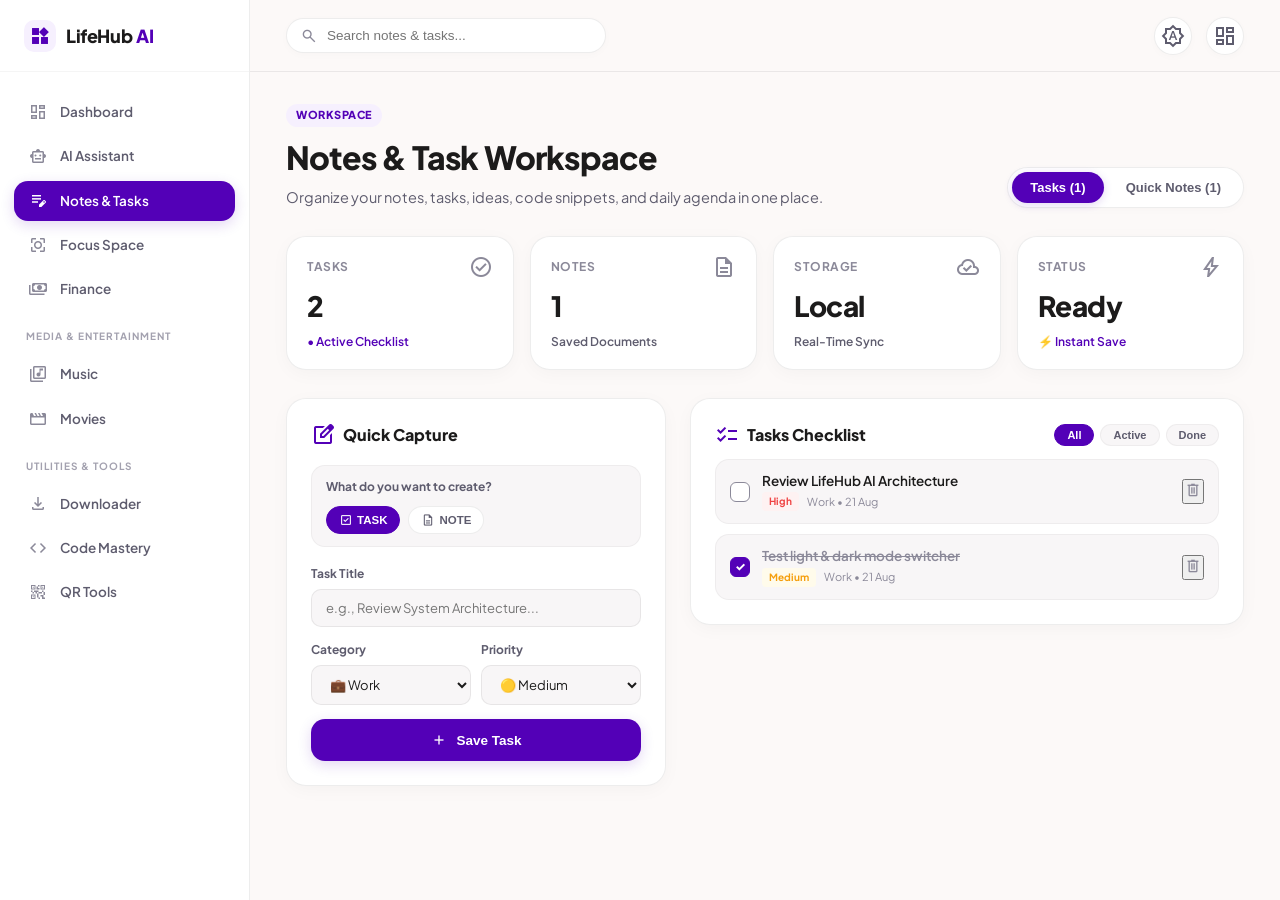
<file: notes.html>
<!DOCTYPE html>
<html lang="en">
<head>
  <meta name="google-site-verification" content="mb_uNeDX8msk_wkiiyNnTQ5AfW4RpY3EJtyXNCWfjxk" />
  <meta charset="UTF-8">
  <meta name="viewport" content="width=device-width, initial-scale=1.0, maximum-scale=1.0, user-scalable=no">
  <title>LifeHub AI — Notes & Tasks</title>

  <link rel="icon" type="image/png" href="https://cdn.phototourl.com/free/2026-08-05-c8c04d09-7aa8-4736-9368-bb0b6ccf115f.png">
  <link rel="apple-touch-icon" href="https://cdn.phototourl.com/free/2026-08-05-c8c04d09-7aa8-4736-9368-bb0b6ccf115f.png">
  <link rel="manifest" href="manifest.json">
  <meta name="theme-color" content="#5300B7">

  <!-- Anti-FOUC Global Theme Loader -->
  <script>
    (function() {
      const saved = localStorage.getItem('lifehub_theme') || 'system';
      let activeTheme = saved;
      if (saved === 'system') {
        activeTheme = window.matchMedia('(prefers-color-scheme: dark)').matches ? 'dark' : 'light';
      }
      document.documentElement.setAttribute('data-theme', activeTheme);
    })();
  </script>

  <!-- Google Fonts & Material Symbols -->
  <link rel="preconnect" href="https://fonts.googleapis.com">
  <link rel="preconnect" href="https://fonts.gstatic.com" crossorigin>
  <link href="https://fonts.googleapis.com/css2?family=Plus+Jakarta+Sans:wght@400;500;600;700;800&family=Inter:wght@400;500;600;700&display=swap" rel="stylesheet">
  <link href="https://fonts.googleapis.com/css2?family=Material+Symbols+Outlined:opsz,wght,FILL,GRAD@20..24,400..600,0..1,0" rel="stylesheet" />

  <!-- Global Design System Stylesheet -->
  <link rel="stylesheet" href="css/styles.css">

  <style>
    /* ==========================================================================
       NOTES & TASKS WORKSPACE STYLES
       ========================================================================== */
    .app-layout {
      display: flex;
      min-height: 100vh;
      position: relative;
      z-index: 1;
    }

    #ambientCanvas {
      position: fixed;
      top: 0;
      left: 0;
      width: 100%;
      height: 100%;
      z-index: 0;
      pointer-events: none;
      opacity: 0.35;
    }

    /* Left Sidebar */
    .sidebar {
      width: var(--sidebar-width);
      background: var(--bg-sidebar);
      border-right: 1px solid var(--border-base);
      display: flex;
      flex-direction: column;
      position: fixed;
      height: 100vh;
      left: 0;
      top: 0;
      z-index: 50;
      transition: transform var(--transition-smooth);
    }

    .sidebar-header {
      height: var(--header-height);
      display: flex;
      align-items: center;
      padding: 0 24px;
      border-bottom: 1px solid var(--border-subtle);
    }

    .brand-combo {
      display: flex;
      align-items: center;
      gap: 10px;
      cursor: pointer;
    }

    .brand-logo-icon {
      width: 32px;
      height: 32px;
      border-radius: var(--radius-sm);
      display: flex;
      align-items: center;
      justify-content: center;
      background: var(--primary-ultralight);
      color: var(--primary);
    }

    .brand-title-text {
      font-size: 18px;
      font-weight: 800;
      letter-spacing: -0.4px;
      color: var(--text-primary);
      display: flex;
      align-items: center;
      gap: 4px;
    }

    .brand-title-text span { color: var(--primary); }

    .sidebar-nav {
      flex: 1;
      padding: 20px 14px;
      overflow-y: auto;
      display: flex;
      flex-direction: column;
      gap: 4px;
    }

    .nav-label {
      font-size: 10px;
      font-weight: 700;
      color: var(--text-muted);
      text-transform: uppercase;
      letter-spacing: 1px;
      margin: 16px 0 6px 12px;
    }

    .nav-item {
      display: flex;
      align-items: center;
      gap: 12px;
      padding: 10px 14px;
      border-radius: var(--radius-md);
      color: var(--text-secondary);
      font-weight: 600;
      font-size: 13.5px;
      transition: all var(--transition-fast);
      text-decoration: none;
    }

    .nav-item:hover {
      background: var(--bg-surface-secondary);
      color: var(--text-primary);
    }

    .nav-item.active {
      background: var(--primary);
      color: #FFFFFF;
      box-shadow: 0 4px 14px var(--primary-glow);
    }

    .nav-item.active .material-symbols-outlined { color: #FFFFFF; }
    .nav-item .material-symbols-outlined { font-size: 20px; color: var(--text-tertiary); }
    .nav-item:hover .material-symbols-outlined { color: var(--text-primary); }

    .sidebar-overlay {
      position: fixed;
      inset: 0;
      background: rgba(0, 0, 0, 0.4);
      backdrop-filter: blur(4px);
      z-index: 49;
      display: none;
    }
    .sidebar-overlay.is-active { display: block; }

    /* Main Content Area */
    .main-content {
      flex: 1;
      margin-left: var(--sidebar-width);
      display: flex;
      flex-direction: column;
      min-height: 100vh;
      padding-bottom: 40px;
    }

    .top-header {
      height: var(--header-height);
      display: flex;
      align-items: center;
      justify-content: space-between;
      padding: 0 36px;
      position: sticky;
      top: 0;
      background: var(--bg-base);
      backdrop-filter: blur(20px);
      -webkit-backdrop-filter: blur(20px);
      border-bottom: 1px solid var(--border-base);
      z-index: 30;
      transition: background-color var(--transition-smooth);
    }

    .header-left, .header-right {
      display: flex;
      align-items: center;
      gap: 14px;
    }

    .mobile-brand {
      display: none;
      align-items: center;
      gap: 8px;
      font-weight: 800;
      font-size: 16px;
    }

    .mobile-trigger {
      display: none;
      color: var(--text-primary);
      padding: 6px;
      border-radius: var(--radius-sm);
    }

    .search-wrapper {
      position: relative;
      width: 320px;
    }

    .search-icon {
      position: absolute;
      left: 14px;
      top: 50%;
      transform: translateY(-50%);
      color: var(--text-tertiary);
      font-size: 18px;
    }

    .search-input {
      width: 100%;
      background: var(--bg-surface);
      border: 1px solid var(--border-base);
      border-radius: var(--radius-full);
      padding: 9px 18px 9px 40px;
      color: var(--text-primary);
      font-size: 13.5px;
      transition: all var(--transition-fast);
      box-shadow: var(--shadow-subtle);
    }

    .search-input:focus {
      background: var(--bg-surface);
      border-color: var(--primary);
      box-shadow: 0 0 0 3px var(--primary-glow);
      outline: none;
    }

    .action-btn {
      width: 38px;
      height: 38px;
      border-radius: 50%;
      display: flex;
      align-items: center;
      justify-content: center;
      background: var(--bg-surface);
      border: 1px solid var(--border-base);
      color: var(--text-secondary);
      transition: all var(--transition-fast);
      box-shadow: var(--shadow-subtle);
      cursor: pointer;
    }

    .action-btn:hover {
      color: var(--primary);
      background: var(--primary-ultralight);
      border-color: var(--primary-light);
    }

    .workspace {
      padding: 32px 36px;
      max-width: 1320px;
      width: 100%;
      margin: 0 auto;
      display: flex;
      flex-direction: column;
      gap: 28px;
    }

    .workspace-hero {
      display: flex;
      justify-content: space-between;
      align-items: flex-end;
      flex-wrap: wrap;
      gap: 16px;
    }

    .hero-title-group {
      display: flex;
      flex-direction: column;
      gap: 6px;
    }

    .category-pill {
      font-size: 11px;
      font-weight: 800;
      letter-spacing: 0.5px;
      color: var(--primary);
      background: var(--primary-ultralight);
      padding: 3px 10px;
      border-radius: var(--radius-full);
      display: inline-block;
      width: fit-content;
      text-transform: uppercase;
    }

    .hero-title-group h1 {
      font-size: 32px;
      font-weight: 800;
      letter-spacing: -0.8px;
      color: var(--text-primary);
    }

    .hero-title-group p {
      font-size: 14.5px;
      color: var(--text-secondary);
    }

    .tab-switch-group {
      display: flex;
      background: var(--bg-surface);
      border: 1px solid var(--border-base);
      border-radius: var(--radius-full);
      padding: 4px;
      gap: 4px;
      box-shadow: var(--shadow-subtle);
    }

    .tab-btn {
      padding: 8px 18px;
      border-radius: var(--radius-full);
      font-size: 13px;
      font-weight: 700;
      color: var(--text-secondary);
      transition: all var(--transition-fast);
      cursor: pointer;
      border: none;
      background: transparent;
    }

    .tab-btn.active {
      background: var(--primary);
      color: #FFFFFF;
      box-shadow: 0 2px 10px var(--primary-glow);
    }

    /* Metric Cards Grid */
    .metrics-summary-grid {
      display: grid;
      grid-template-columns: repeat(4, 1fr);
      gap: 16px;
    }

    .summary-card {
      background: var(--bg-surface);
      border: 1px solid var(--border-base);
      border-radius: var(--radius-lg);
      padding: 18px 20px;
      display: flex;
      flex-direction: column;
      gap: 6px;
      box-shadow: var(--shadow-card);
      transition: all var(--transition-fast);
    }

    .summary-card:hover {
      transform: translateY(-2px);
      box-shadow: var(--shadow-hover);
      border-color: var(--primary-light);
    }

    .summary-card-header {
      display: flex;
      justify-content: space-between;
      align-items: center;
      color: var(--text-tertiary);
      font-size: 12px;
      font-weight: 700;
      text-transform: uppercase;
      letter-spacing: 0.5px;
    }

    .summary-card-value {
      font-size: 28px;
      font-weight: 800;
      color: var(--text-primary);
      letter-spacing: -0.5px;
    }

    .summary-card-sub {
      font-size: 12px;
      font-weight: 600;
      color: var(--text-secondary);
    }

    .summary-card-sub.highlight { color: var(--primary); }

    /* Main 2-Column Grid */
    .notes-workspace-grid {
      display: grid;
      grid-template-columns: 380px 1fr;
      gap: 24px;
      align-items: start;
    }

    .panel-card {
      background: var(--bg-surface);
      border: 1px solid var(--border-base);
      border-radius: var(--radius-lg);
      padding: 24px;
      box-shadow: var(--shadow-card);
      display: flex;
      flex-direction: column;
      gap: 18px;
    }

    .panel-header {
      display: flex;
      justify-content: space-between;
      align-items: center;
    }

    .panel-title {
      font-size: 16px;
      font-weight: 800;
      color: var(--text-primary);
      display: flex;
      align-items: center;
      gap: 8px;
    }

    .panel-title .material-symbols-outlined { color: var(--primary); }

    .quick-capture-box {
      background: var(--bg-surface-secondary);
      border: 1px solid var(--border-subtle);
      border-radius: var(--radius-md);
      padding: 12px 14px;
      display: flex;
      flex-direction: column;
      gap: 10px;
    }

    .quick-capture-title {
      font-size: 12px;
      font-weight: 700;
      color: var(--text-secondary);
    }

    .chips-row {
      display: flex;
      gap: 8px;
    }

    .chip-btn {
      background: var(--bg-surface);
      border: 1px solid var(--border-base);
      padding: 6px 12px;
      border-radius: var(--radius-full);
      font-size: 11.5px;
      font-weight: 700;
      color: var(--text-secondary);
      display: inline-flex;
      align-items: center;
      gap: 4px;
      cursor: pointer;
      transition: all var(--transition-fast);
    }

    .chip-btn:hover, .chip-btn.active {
      background: var(--primary);
      color: #FFFFFF;
      border-color: var(--primary);
    }

    .form-group {
      display: flex;
      flex-direction: column;
      gap: 6px;
    }

    .form-label {
      font-size: 12px;
      font-weight: 700;
      color: var(--text-secondary);
    }

    .form-input, .form-select, .form-textarea {
      background: var(--bg-surface-secondary);
      border: 1px solid var(--border-base);
      border-radius: var(--radius-sm);
      padding: 10px 14px;
      color: var(--text-primary);
      font-size: 13px;
      font-family: inherit;
      transition: all var(--transition-fast);
      width: 100%;
    }

    .form-input:focus, .form-select:focus, .form-textarea:focus {
      outline: none;
      background: var(--bg-surface);
      border-color: var(--primary);
      box-shadow: 0 0 0 3px var(--primary-glow);
    }

    .btn-submit-primary {
      background: var(--primary);
      color: #FFFFFF;
      border: none;
      border-radius: var(--radius-md);
      padding: 12px;
      font-size: 13.5px;
      font-weight: 700;
      display: flex;
      align-items: center;
      justify-content: center;
      gap: 8px;
      cursor: pointer;
      transition: all var(--transition-fast);
      box-shadow: 0 4px 14px var(--primary-glow);
    }

    .btn-submit-primary:hover {
      background: var(--primary-hover);
      transform: translateY(-1px);
    }

    .filter-pills-row {
      display: flex;
      gap: 6px;
    }

    .filter-btn {
      background: var(--bg-surface-secondary);
      border: 1px solid var(--border-subtle);
      border-radius: var(--radius-full);
      padding: 4px 12px;
      font-size: 11px;
      font-weight: 700;
      color: var(--text-secondary);
      cursor: pointer;
      transition: all var(--transition-fast);
    }

    .filter-btn.active, .filter-btn:hover {
      background: var(--primary);
      color: #FFFFFF;
      border-color: var(--primary);
    }

    .items-scroll-list {
      display: flex;
      flex-direction: column;
      gap: 10px;
      max-height: 480px;
      overflow-y: auto;
    }

    .task-item-card {
      background: var(--bg-surface-secondary);
      border: 1px solid var(--border-subtle);
      border-radius: var(--radius-md);
      padding: 12px 14px;
      display: flex;
      align-items: center;
      justify-content: space-between;
      gap: 12px;
      transition: all var(--transition-fast);
    }

    .task-item-card:hover {
      border-color: var(--border-strong);
      transform: translateY(-1px);
    }

    .task-left {
      display: flex;
      align-items: center;
      gap: 12px;
      flex: 1;
    }

    .task-checkbox {
      width: 20px;
      height: 20px;
      border: 1.5px solid var(--text-tertiary);
      border-radius: var(--radius-xs);
      cursor: pointer;
      display: flex;
      align-items: center;
      justify-content: center;
      background: var(--bg-surface);
      transition: all var(--transition-fast);
      flex-shrink: 0;
    }

    .task-item-card.completed .task-checkbox {
      background: var(--primary);
      border-color: var(--primary);
    }

    .task-item-card.completed .task-checkbox::after {
      content: '✓';
      color: #FFFFFF;
      font-size: 12px;
      font-weight: 800;
    }

    .task-item-card.completed .task-item-title {
      text-decoration: line-through;
      color: var(--text-tertiary);
    }

    .task-item-title {
      font-size: 13.5px;
      font-weight: 600;
      color: var(--text-primary);
      line-height: 1.35;
    }

    .task-meta {
      display: flex;
      align-items: center;
      gap: 8px;
      font-size: 11px;
      color: var(--text-tertiary);
      margin-top: 2px;
    }

    .tag-badge {
      font-size: 10px;
      font-weight: 700;
      padding: 2px 7px;
      border-radius: 4px;
    }

    .tag-high { background: var(--color-danger-bg); color: var(--color-danger); }
    .tag-medium { background: var(--color-amber-bg); color: var(--color-amber); }
    .tag-low { background: var(--color-success-bg); color: var(--color-success); }

    /* Notes Grid */
    .notes-masonry-grid {
      display: grid;
      grid-template-columns: repeat(auto-fill, minmax(260px, 1fr));
      gap: 14px;
      max-height: 480px;
      overflow-y: auto;
    }

    .note-card-item {
      background: var(--bg-surface-secondary);
      border: 1px solid var(--border-subtle);
      border-radius: var(--radius-md);
      padding: 16px;
      display: flex;
      flex-direction: column;
      justify-content: space-between;
      gap: 12px;
      transition: all var(--transition-fast);
    }

    .note-card-item:hover {
      border-color: var(--primary-light);
      transform: translateY(-2px);
      box-shadow: var(--shadow-hover);
    }

    .note-card-title {
      font-size: 14px;
      font-weight: 700;
      color: var(--text-primary);
      margin-bottom: 6px;
    }

    .note-card-body {
      font-size: 12.5px;
      color: var(--text-secondary);
      line-height: 1.5;
      white-space: pre-wrap;
    }

    .note-card-date {
      font-size: 11px;
      color: var(--text-tertiary);
      font-weight: 600;
      border-top: 1px solid var(--border-subtle);
      padding-top: 8px;
      margin-top: 6px;
    }

    @media (max-width: 900px) {
      .notes-workspace-grid { grid-template-columns: 1fr; }
      .metrics-summary-grid { grid-template-columns: repeat(2, 1fr); }
      :root { --sidebar-width: 0px; }
      .sidebar {
        transform: translateX(-100%);
        width: 270px;
      }
      .sidebar.is-active { transform: translateX(0); }
      .mobile-trigger, .mobile-brand { display: flex; }
      .top-header .search-wrapper { display: none; }
      .main-content { margin-left: 0; }
      .top-header { padding: 0 18px; }
      .workspace { padding: 20px 16px; }
    }
  </style>
</head>
<body>

  <canvas id="ambientCanvas"></canvas>

  <div class="app-layout">
    <div class="sidebar-overlay" id="sidebarOverlay"></div>

    <!-- Sidebar Navigation -->
    <aside class="sidebar" id="sidebar">
      <div class="sidebar-header">
        <div class="brand-combo" onclick="location.href='dashboard.html'">
          <div class="brand-logo-icon">
            <span class="material-symbols-outlined" style="font-size:22px; font-variation-settings: 'FILL' 1;">widgets</span>
          </div>
          <div class="brand-title-text">LifeHub <span>AI</span></div>
        </div>
      </div>

      <nav class="sidebar-nav">
        <a href="dashboard.html" class="nav-item">
          <span class="material-symbols-outlined">dashboard</span>
          <span class="nav-text">Dashboard</span>
        </a>
        <a href="ai.html" class="nav-item">
          <span class="material-symbols-outlined">smart_toy</span>
          <span class="nav-text">AI Assistant</span>
        </a>
        <a href="notes.html" class="nav-item active">
          <span class="material-symbols-outlined" style="font-variation-settings: 'FILL' 1;">edit_note</span>
          <span class="nav-text">Notes & Tasks</span>
        </a>
        <a href="focus.html" class="nav-item">
          <span class="material-symbols-outlined">center_focus_strong</span>
          <span class="nav-text">Focus Space</span>
        </a>
        <a href="finance.html" class="nav-item">
          <span class="material-symbols-outlined">payments</span>
          <span class="nav-text">Finance</span>
        </a>

        <div class="nav-label">MEDIA & ENTERTAINMENT</div>
        <a href="music.html" class="nav-item">
          <span class="material-symbols-outlined">library_music</span>
          <span class="nav-text">Music</span>
        </a>
        <a href="movies.html" class="nav-item">
          <span class="material-symbols-outlined">movie</span>
          <span class="nav-text">Movies</span>
        </a>

        <div class="nav-label">UTILITIES & TOOLS</div>
        <a href="downloader.html" class="nav-item">
          <span class="material-symbols-outlined">download</span>
          <span class="nav-text">Downloader</span>
        </a>
        <a href="mastery.html" class="nav-item">
          <span class="material-symbols-outlined">code</span>
          <span class="nav-text">Code Mastery</span>
        </a>
        <a href="qr-tools.html" class="nav-item">
          <span class="material-symbols-outlined">qr_code_2</span>
          <span class="nav-text">QR Tools</span>
        </a>
      </nav>
    </aside>

    <!-- Main Workspace Frame -->
    <main class="main-content">
      <header class="top-header">
        <div class="header-left">
          <button class="mobile-trigger" id="mobileMenuTrigger" aria-label="Open Menu">
            <span class="material-symbols-outlined">menu</span>
          </button>

          <div class="mobile-brand">
            <span class="material-symbols-outlined" style="color:var(--primary); font-variation-settings: 'FILL' 1;">widgets</span>
            LifeHub AI
          </div>

          <div class="search-wrapper">
            <span class="material-symbols-outlined search-icon">search</span>
            <input id="search-input" class="search-input" placeholder="Search notes & tasks..." type="text"/>
          </div>
        </div>

        <div class="header-right">
          <!-- Global Theme Mode Selector Button -->
          <button class="action-btn" id="themeToggleBtn" title="Toggle Light / Dark / System Mode">
            <span class="material-symbols-outlined" id="themeToggleIcon">brightness_auto</span>
          </button>
          <button class="action-btn" onclick="location.href='dashboard.html'" title="Dashboard">
            <span class="material-symbols-outlined">dashboard</span>
          </button>
        </div>
      </header>

      <div class="workspace">
        <!-- Hero Header & Tab Switcher -->
        <div class="workspace-hero">
          <div class="hero-title-group">
            <div class="category-pill">WORKSPACE</div>
            <h1>Notes & Task Workspace</h1>
            <p>Organize your notes, tasks, ideas, code snippets, and daily agenda in one place.</p>
          </div>

          <div class="tab-switch-group">
            <button id="tab-btn-tasks" onclick="switchTab('tasks')" class="tab-btn active">
              Tasks (<span id="task-count">0</span>)
            </button>
            <button id="tab-btn-notes" onclick="switchTab('notes')" class="tab-btn">
              Quick Notes (<span id="note-count">0</span>)
            </button>
          </div>
        </div>

        <!-- Metric Overview Cards -->
        <div class="metrics-summary-grid">
          <div class="summary-card">
            <div class="summary-card-header">
              <span class="summary-card-title">Tasks</span>
              <span class="material-symbols-outlined">check_circle</span>
            </div>
            <div class="summary-card-value" id="metric-task-val">0</div>
            <div class="summary-card-sub highlight">• Active Checklist</div>
          </div>

          <div class="summary-card">
            <div class="summary-card-header">
              <span class="summary-card-title">Notes</span>
              <span class="material-symbols-outlined">description</span>
            </div>
            <div class="summary-card-value" id="metric-note-val">0</div>
            <div class="summary-card-sub">Saved Documents</div>
          </div>

          <div class="summary-card">
            <div class="summary-card-header">
              <span class="summary-card-title">Storage</span>
              <span class="material-symbols-outlined">cloud_done</span>
            </div>
            <div class="summary-card-value">Local</div>
            <div class="summary-card-sub">Real-Time Sync</div>
          </div>

          <div class="summary-card">
            <div class="summary-card-header">
              <span class="summary-card-title">Status</span>
              <span class="material-symbols-outlined">bolt</span>
            </div>
            <div class="summary-card-value">Ready</div>
            <div class="summary-card-sub highlight">⚡ Instant Save</div>
          </div>
        </div>

        <!-- Main Workspace Grid -->
        <div class="notes-workspace-grid">
          
          <!-- Column 1: Quick Capture & Creator Forms -->
          <div class="panel-card">
            <div class="panel-header">
              <div class="panel-title">
                <span class="material-symbols-outlined">edit_square</span>
                Quick Capture
              </div>
            </div>

            <div class="quick-capture-box">
              <div class="quick-capture-title">What do you want to create?</div>
              <div class="chips-row">
                <button type="button" class="chip-btn active" id="chip-task-btn" onclick="switchTab('tasks')">
                  <span class="material-symbols-outlined" style="font-size:14px;">check_box</span> TASK
                </button>
                <button type="button" class="chip-btn" id="chip-note-btn" onclick="switchTab('notes')">
                  <span class="material-symbols-outlined" style="font-size:14px;">description</span> NOTE
                </button>
              </div>
            </div>

            <!-- Task Form -->
            <div id="tasks-form-wrap">
              <form id="task-form" style="display:flex; flex-direction:column; gap:14px;">
                <div class="form-group">
                  <label class="form-label">Task Title</label>
                  <input id="task-title" type="text" class="form-input" placeholder="e.g., Review System Architecture..." required/>
                </div>

                <div style="display:grid; grid-template-columns:1fr 1fr; gap:10px;">
                  <div class="form-group">
                    <label class="form-label">Category</label>
                    <select id="task-category" class="form-select">
                      <option value="Work">💼 Work</option>
                      <option value="Personal">👤 Personal</option>
                      <option value="Study">📚 Study</option>
                      <option value="Urgent">🔥 Urgent</option>
                    </select>
                  </div>
                  <div class="form-group">
                    <label class="form-label">Priority</label>
                    <select id="task-priority" class="form-select">
                      <option value="High">🔴 High</option>
                      <option value="Medium" selected>🟡 Medium</option>
                      <option value="Low">🟢 Low</option>
                    </select>
                  </div>
                </div>

                <button type="submit" class="btn-submit-primary">
                  <span class="material-symbols-outlined" style="font-size:18px;">add</span> Save Task
                </button>
              </form>
            </div>

            <!-- Note Form -->
            <div id="notes-form-wrap" style="display:none;">
              <form id="note-form" style="display:flex; flex-direction:column; gap:14px;">
                <div class="form-group">
                  <label class="form-label">Note Title</label>
                  <input id="note-title" type="text" class="form-input" placeholder="e.g., Ideas for next project..." required/>
                </div>

                <div class="form-group">
                  <label class="form-label">Content</label>
                  <textarea id="note-content" rows="4" class="form-textarea" placeholder="Type your note details or ideas here..." required></textarea>
                </div>

                <button type="submit" class="btn-submit-primary">
                  <span class="material-symbols-outlined" style="font-size:18px;">add</span> Save Note
                </button>
              </form>
            </div>
          </div>

          <!-- Column 2: Items List View -->
          <div class="panel-card">
            <!-- Tasks Section View -->
            <div id="tasks-section">
              <div class="panel-header" style="margin-bottom:12px;">
                <div class="panel-title">
                  <span class="material-symbols-outlined">checklist</span>
                  Tasks Checklist
                </div>

                <div class="filter-pills-row">
                  <button onclick="filterTasks('all')" id="filter-all" class="filter-btn active">All</button>
                  <button onclick="filterTasks('active')" id="filter-active" class="filter-btn">Active</button>
                  <button onclick="filterTasks('completed')" id="filter-completed" class="filter-btn">Done</button>
                </div>
              </div>

              <div id="task-list" class="items-scroll-list"></div>
            </div>

            <!-- Notes Section View -->
            <div id="notes-section" style="display:none;">
              <div class="panel-header" style="margin-bottom:12px;">
                <div class="panel-title">
                  <span class="material-symbols-outlined">description</span>
                  Saved Notes
                </div>
              </div>

              <div id="notes-grid" class="notes-masonry-grid"></div>
            </div>
          </div>

        </div>
      </div>
    </main>
  </div>

  <div class="lh-toast-container" id="toastContainer"></div>

  <!-- JavaScript Logic -->
  <script>
    // Toast helper
    window.showToast = function(msg, icon = 'check_circle') {
      const container = document.getElementById('toastContainer');
      if (!container) return;
      const el = document.createElement('div');
      el.className = 'lh-toast';
      el.innerHTML = `<span class="material-symbols-outlined" style="font-size:18px; color:var(--primary);">${icon}</span> <span>${msg}</span>`;
      container.appendChild(el);
      setTimeout(() => {
        el.style.animation = 'toastOut 0.25s forwards';
        setTimeout(() => el.remove(), 250);
      }, 3000);
    };

    // Global Theme Switcher
    function updateThemeUI(theme) {
      const iconEl = document.getElementById('themeToggleIcon');
      if (!iconEl) return;
      if (theme === 'light') iconEl.textContent = 'light_mode';
      else if (theme === 'dark') iconEl.textContent = 'dark_mode';
      else iconEl.textContent = 'brightness_auto';
    }

    function setTheme(themeMode) {
      localStorage.setItem('lifehub_theme', themeMode);
      let activeTheme = themeMode;
      if (themeMode === 'system') {
        activeTheme = window.matchMedia('(prefers-color-scheme: dark)').matches ? 'dark' : 'light';
      }
      document.documentElement.setAttribute('data-theme', activeTheme);
      updateThemeUI(themeMode);
      window.showToast(`Theme changed to ${themeMode.toUpperCase()}`, 'palette');
    }

    const currentSavedTheme = localStorage.getItem('lifehub_theme') || 'system';
    updateThemeUI(currentSavedTheme);

    document.getElementById('themeToggleBtn')?.addEventListener('click', () => {
      const cur = localStorage.getItem('lifehub_theme') || 'system';
      const next = cur === 'light' ? 'dark' : cur === 'dark' ? 'system' : 'light';
      setTheme(next);
    });

    // Mobile Sidebar
    const mobileTrigger = document.getElementById('mobileMenuTrigger');
    const sidebar = document.getElementById('sidebar');
    const sidebarOverlay = document.getElementById('sidebarOverlay');

    if (mobileTrigger && sidebar && sidebarOverlay) {
      mobileTrigger.addEventListener('click', () => {
        sidebar.classList.add('is-active');
        sidebarOverlay.classList.add('is-active');
      });
      sidebarOverlay.addEventListener('click', () => {
        sidebar.classList.remove('is-active');
        sidebarOverlay.classList.remove('is-active');
      });
    }

    // STATE INITIALIZATION
    let tasks = JSON.parse(localStorage.getItem('lifehub_tasks')) || [
      { title: "Review LifeHub AI Architecture", category: "Work", priority: "High", completed: false, date: "21 Aug" },
      { title: "Test light & dark mode switcher", category: "Work", priority: "Medium", completed: true, date: "21 Aug" }
    ];

    let notes = JSON.parse(localStorage.getItem('lifehub_notes')) || [
      { title: "Design System Tokens", content: "Royal Purple (#5300B7) in light mode and Lilac (#7C5CFC) in dark mode.", date: "21 Aug 2026" }
    ];

    let currentFilter = 'all';

    // TAB SWITCHER
    function switchTab(type) {
      const btnTasks = document.getElementById('tab-btn-tasks');
      const btnNotes = document.getElementById('tab-btn-notes');
      const formTasks = document.getElementById('tasks-form-wrap');
      const formNotes = document.getElementById('notes-form-wrap');
      const sectionTasks = document.getElementById('tasks-section');
      const sectionNotes = document.getElementById('notes-section');
      const chipTask = document.getElementById('chip-task-btn');
      const chipNote = document.getElementById('chip-note-btn');

      if (type === 'tasks') {
        formTasks.style.display = 'block';
        formNotes.style.display = 'none';
        sectionTasks.style.display = 'block';
        sectionNotes.style.display = 'none';

        btnTasks?.classList.add('active');
        btnNotes?.classList.remove('active');
        chipTask?.classList.add('active');
        chipNote?.classList.remove('active');
      } else {
        formTasks.style.display = 'none';
        formNotes.style.display = 'block';
        sectionTasks.style.display = 'none';
        sectionNotes.style.display = 'block';

        btnNotes?.classList.add('active');
        btnTasks?.classList.remove('active');
        chipNote?.classList.add('active');
        chipTask?.classList.remove('active');
      }
    }
    window.switchTab = switchTab;

    // TASKS RENDER LOGIC
    function renderTasks() {
      const taskList = document.getElementById('task-list');
      const taskCountEl = document.getElementById('task-count');
      const metricTaskEl = document.getElementById('metric-task-val');

      const activeCount = tasks.filter(t => !t.completed).length;
      if (taskCountEl) taskCountEl.textContent = activeCount;
      if (metricTaskEl) metricTaskEl.textContent = tasks.length;

      let filtered = tasks;
      if (currentFilter === 'active') filtered = tasks.filter(t => !t.completed);
      if (currentFilter === 'completed') filtered = tasks.filter(t => t.completed);

      const query = document.getElementById('search-input')?.value.toLowerCase().trim();
      if (query) {
        filtered = filtered.filter(t => t.title.toLowerCase().includes(query) || t.category.toLowerCase().includes(query));
      }

      taskList.innerHTML = '';

      if (filtered.length === 0) {
        taskList.innerHTML = `<div style="text-align:center; padding:30px 10px; color:var(--text-tertiary); font-size:13px;">No tasks in this view.</div>`;
        return;
      }

      filtered.forEach((task) => {
        const realIndex = tasks.indexOf(task);
        const tagClass = task.priority === 'High' ? 'tag-high' : task.priority === 'Medium' ? 'tag-medium' : 'tag-low';

        const div = document.createElement('div');
        div.className = `task-item-card ${task.completed ? 'completed' : ''}`;

        div.innerHTML = `
          <div class="task-left">
            <div class="task-checkbox" onclick="toggleTask(${realIndex})"></div>
            <div>
              <div class="task-item-title">${task.title}</div>
              <div class="task-meta">
                <span class="tag-badge ${tagClass}">${task.priority}</span>
                <span>${task.category} • ${task.date}</span>
              </div>
            </div>
          </div>
          <button onclick="deleteTask(${realIndex})" style="color:var(--text-tertiary);" title="Delete">
            <span class="material-symbols-outlined" style="font-size:18px;">delete</span>
          </button>
        `;
        taskList.appendChild(div);
      });
    }

    document.getElementById('task-form').addEventListener('submit', (e) => {
      e.preventDefault();
      const title = document.getElementById('task-title').value.trim();
      const category = document.getElementById('task-category').value;
      const priority = document.getElementById('task-priority').value;

      if (!title) return;

      tasks.unshift({
        title,
        category,
        priority,
        completed: false,
        date: new Date().toLocaleDateString('en-US', { day: 'numeric', month: 'short' })
      });

      localStorage.setItem('lifehub_tasks', JSON.stringify(tasks));
      document.getElementById('task-form').reset();
      renderTasks();
      window.showToast("Task saved successfully");
    });

    window.toggleTask = function(index) {
      tasks[index].completed = !tasks[index].completed;
      localStorage.setItem('lifehub_tasks', JSON.stringify(tasks));
      renderTasks();
    };

    window.deleteTask = function(index) {
      tasks.splice(index, 1);
      localStorage.setItem('lifehub_tasks', JSON.stringify(tasks));
      renderTasks();
      window.showToast("Task deleted");
    };

    window.filterTasks = function(filter) {
      currentFilter = filter;
      document.querySelectorAll('.filter-btn').forEach(btn => btn.classList.remove('active'));
      const activeBtn = document.getElementById(`filter-${filter}`);
      if (activeBtn) activeBtn.classList.add('active');
      renderTasks();
    };

    // NOTES RENDER LOGIC
    function renderNotes() {
      const notesGrid = document.getElementById('notes-grid');
      const noteCountEl = document.getElementById('note-count');
      const metricNoteEl = document.getElementById('metric-note-val');

      if (noteCountEl) noteCountEl.textContent = notes.length;
      if (metricNoteEl) metricNoteEl.textContent = notes.length;

      let filteredNotes = notes;
      const query = document.getElementById('search-input')?.value.toLowerCase().trim();
      if (query) {
        filteredNotes = filteredNotes.filter(n => n.title.toLowerCase().includes(query) || n.content.toLowerCase().includes(query));
      }

      notesGrid.innerHTML = '';

      if (filteredNotes.length === 0) {
        notesGrid.innerHTML = `<div style="text-align:center; grid-column:1/-1; padding:30px 10px; color:var(--text-tertiary); font-size:13px;">No notes saved yet.</div>`;
        return;
      }

      filteredNotes.forEach((note) => {
        const realIndex = notes.indexOf(note);
        const card = document.createElement('div');
        card.className = 'note-card-item';
        
        card.innerHTML = `
          <div>
            <div style="display:flex; justify-content:space-between; align-items:flex-start;">
              <div class="note-card-title">${note.title}</div>
              <button onclick="deleteNote(${realIndex})" style="color:var(--text-tertiary);" title="Delete">
                <span class="material-symbols-outlined" style="font-size:18px;">delete</span>
              </button>
            </div>
            <div class="note-card-body">${note.content}</div>
          </div>
          <div class="note-card-date">${note.date}</div>
        `;

        notesGrid.appendChild(card);
      });
    }

    document.getElementById('note-form').addEventListener('submit', (e) => {
      e.preventDefault();
      const title = document.getElementById('note-title').value.trim();
      const content = document.getElementById('note-content').value.trim();

      if (!title || !content) return;

      notes.unshift({
        title,
        content,
        date: new Date().toLocaleDateString('en-US', { day: 'numeric', month: 'short', year: 'numeric' })
      });

      localStorage.setItem('lifehub_notes', JSON.stringify(notes));
      document.getElementById('note-form').reset();
      renderNotes();
      window.showToast("Note saved successfully");
    });

    window.deleteNote = function(index) {
      notes.splice(index, 1);
      localStorage.setItem('lifehub_notes', JSON.stringify(notes));
      renderNotes();
      window.showToast("Note deleted");
    };

    document.getElementById('search-input')?.addEventListener('input', () => {
      renderTasks();
      renderNotes();
    });

    renderTasks();
    renderNotes();
  </script>
</body>
</html>
</file>
<file: css/styles.css>
/* =========================================================================
   LIFEHUB AI — GLOBAL DESIGN SYSTEM STYLESHEET
   Brand: Royal Purple (#5300B7) & Clean Modern Luxury
   Supports: Light Mode (Warm Off-White), Dark Mode (Deep Obsidian Charcoal), and System Mode.
   ========================================================================= */

/* ---- Global Design Tokens (Root Defaults / Light Mode) ----------------- */
:root, [data-theme='light'] {
  /* Color Palette: Light Mode */
  --bg-base: #FCF9F8;
  --bg-surface: #FFFFFF;
  --bg-surface-secondary: #F8F6F7;
  --bg-sidebar: #FFFFFF;
  --bg-elevated: #FFFFFF;
  --bg-highlight: #F0ECF4;
  
  /* Text & Typography */
  --text-primary: #1C1B1B;
  --text-secondary: #5E5C6E;
  --text-tertiary: #8B8999;
  --text-muted: #A3A1AF;
  
  /* Primary Royal Purple Brand */
  --primary: #5300B7;
  --primary-hover: #450099;
  --primary-container: #6D28D9;
  --primary-light: #EBDDFF;
  --primary-ultralight: #F6F0FE;
  --primary-glow: rgba(83, 0, 183, 0.16);

  /* Functional & Semantic */
  --color-success: #10B981;
  --color-success-bg: #ECFDF5;
  --color-danger: #EF4444;
  --color-danger-bg: #FEF2F2;
  --color-info: #06B6D4;
  --color-info-bg: #ECFEFF;
  --color-amber: #F59E0B;
  --color-amber-bg: #FFFBEB;

  /* Borders & Dividers */
  --border-subtle: rgba(0, 0, 0, 0.04);
  --border-base: rgba(0, 0, 0, 0.07);
  --border-strong: rgba(0, 0, 0, 0.12);

  /* Shadows */
  --shadow-subtle: 0 2px 8px rgba(0, 0, 0, 0.02);
  --shadow-card: 0 4px 20px -2px rgba(28, 27, 27, 0.04);
  --shadow-hover: 0 10px 30px -4px rgba(83, 0, 183, 0.08);
  --shadow-pop: 0 20px 40px -10px rgba(83, 0, 183, 0.12);

  /* Scrollbars */
  --scrollbar-thumb: #E2DFE5;
  --scrollbar-thumb-hover: #CBC7D2;
}

/* ---- Dark Mode Token Overrides ---------------------------------------- */
[data-theme='dark'] {
  /* Color Palette: Dark Mode (Deep Obsidian Charcoal) */
  --bg-base: #0E0D12;
  --bg-surface: #16151D;
  --bg-surface-secondary: #1E1D26;
  --bg-sidebar: #121118;
  --bg-elevated: #24222E;
  --bg-highlight: #2A2836;
  
  /* Text & Typography */
  --text-primary: #F4F3F7;
  --text-secondary: #A6A4B2;
  --text-tertiary: #6E6C7C;
  --text-muted: #535160;
  
  /* Primary Royal Purple Brand in Dark Mode */
  --primary: #7C5CFC;
  --primary-hover: #9075FC;
  --primary-container: #5300B7;
  --primary-light: rgba(124, 92, 252, 0.25);
  --primary-ultralight: rgba(124, 92, 252, 0.12);
  --primary-glow: rgba(124, 92, 252, 0.25);

  /* Functional & Semantic (Dark adjustments) */
  --color-success: #34D399;
  --color-success-bg: rgba(52, 211, 153, 0.12);
  --color-danger: #F87171;
  --color-danger-bg: rgba(248, 113, 113, 0.12);
  --color-info: #38BDF8;
  --color-info-bg: rgba(56, 189, 248, 0.12);
  --color-amber: #FBBF24;
  --color-amber-bg: rgba(251, 191, 36, 0.12);

  /* Borders & Dividers in Dark Mode */
  --border-subtle: rgba(255, 255, 255, 0.04);
  --border-base: rgba(255, 255, 255, 0.08);
  --border-strong: rgba(255, 255, 255, 0.15);

  /* Shadows in Dark Mode */
  --shadow-subtle: 0 2px 10px rgba(0, 0, 0, 0.3);
  --shadow-card: 0 4px 24px -2px rgba(0, 0, 0, 0.45);
  --shadow-hover: 0 10px 30px -4px rgba(124, 92, 252, 0.15);
  --shadow-pop: 0 20px 40px -10px rgba(0, 0, 0, 0.7);

  /* Scrollbars in Dark Mode */
  --scrollbar-thumb: #2C2A38;
  --scrollbar-thumb-hover: #403D50;
}

/* ---- Shared System Constants ------------------------------------------ */
:root {
  --radius-xs: 6px;
  --radius-sm: 10px;
  --radius-md: 14px;
  --radius-lg: 20px;
  --radius-xl: 26px;
  --radius-full: 9999px;
  
  --sidebar-width: 250px;
  --header-height: 72px;
  --mobile-nav-height: 68px;
  
  --transition-fast: 0.15s cubic-bezier(0.16, 1, 0.3, 1);
  --transition-smooth: 0.3s cubic-bezier(0.16, 1, 0.3, 1);
}

/* ---- Base Resets & Global Behavior ------------------------------------ */
*, *::before, *::after {
  box-sizing: border-box;
  margin: 0;
  padding: 0;
  -webkit-tap-highlight-color: transparent;
}

html {
  font-size: 16px;
  -webkit-font-smoothing: antialiased;
  -moz-osx-font-smoothing: grayscale;
  scroll-behavior: smooth;
}

body {
  background-color: var(--bg-base);
  color: var(--text-primary);
  font-family: 'Plus Jakarta Sans', 'Inter', -apple-system, BlinkMacSystemFont, sans-serif;
  line-height: 1.5;
  transition: background-color var(--transition-smooth), color var(--transition-smooth);
}

/* Custom Scrollbar */
::-webkit-scrollbar { width: 6px; height: 6px; }
::-webkit-scrollbar-track { background: transparent; }
::-webkit-scrollbar-thumb { background: var(--scrollbar-thumb); border-radius: 999px; }
::-webkit-scrollbar-thumb:hover { background: var(--scrollbar-thumb-hover); }

/* Universal Focus States */
:focus-visible {
  outline: 2px solid var(--primary);
  outline-offset: 2px;
}

/* Global Toast Notification System */
.lh-toast-container {
  position: fixed;
  bottom: 24px;
  left: 50%;
  transform: translateX(-50%);
  z-index: 9999;
  display: flex;
  flex-direction: column;
  gap: 8px;
  pointer-events: none;
}

.lh-toast {
  background: var(--bg-surface);
  color: var(--text-primary);
  border: 1px solid var(--border-base);
  padding: 10px 18px;
  border-radius: var(--radius-full);
  font-size: 13px;
  font-weight: 600;
  box-shadow: var(--shadow-pop);
  display: inline-flex;
  align-items: center;
  gap: 8px;
  pointer-events: auto;
  animation: toastIn 0.25s cubic-bezier(0.16, 1, 0.3, 1) forwards;
}

@keyframes toastIn {
  from { opacity: 0; transform: translateY(12px) scale(0.95); }
  to { opacity: 1; transform: translateY(0) scale(1); }
}

@keyframes toastOut {
  from { opacity: 1; transform: translateY(0) scale(1); }
  to { opacity: 0; transform: translateY(12px) scale(0.95); }
}

/* Command Palette Modal */
.cmd-palette-backdrop {
  position: fixed;
  inset: 0;
  background: rgba(14, 13, 18, 0.45);
  backdrop-filter: blur(12px);
  -webkit-backdrop-filter: blur(12px);
  z-index: 1000;
  display: flex;
  align-items: flex-start;
  justify-content: center;
  padding-top: 14vh;
  opacity: 0;
  visibility: hidden;
  transition: all var(--transition-fast);
}

.cmd-palette-backdrop.is-active {
  opacity: 1;
  visibility: visible;
}

.cmd-palette-box {
  width: 100%;
  max-width: 560px;
  background: var(--bg-surface);
  border: 1px solid var(--border-base);
  border-radius: var(--radius-xl);
  box-shadow: var(--shadow-pop);
  overflow: hidden;
  display: flex;
  flex-direction: column;
}

.cmd-input-row {
  display: flex;
  align-items: center;
  gap: 12px;
  padding: 16px 20px;
  border-bottom: 1px solid var(--border-base);
}

.cmd-input-row input {
  flex: 1;
  background: transparent;
  border: none;
  color: var(--text-primary);
  font-size: 15px;
  outline: none;
}

.cmd-results-list {
  max-height: 320px;
  overflow-y: auto;
  padding: 10px;
  display: flex;
  flex-direction: column;
  gap: 4px;
}

.cmd-item {
  display: flex;
  align-items: center;
  gap: 12px;
  padding: 10px 14px;
  border-radius: var(--radius-md);
  color: var(--text-secondary);
  font-size: 13.5px;
  font-weight: 600;
  cursor: pointer;
  transition: all var(--transition-fast);
}

.cmd-item:hover, .cmd-item.selected {
  background: var(--bg-surface-secondary);
  color: var(--primary);
}
</file>
